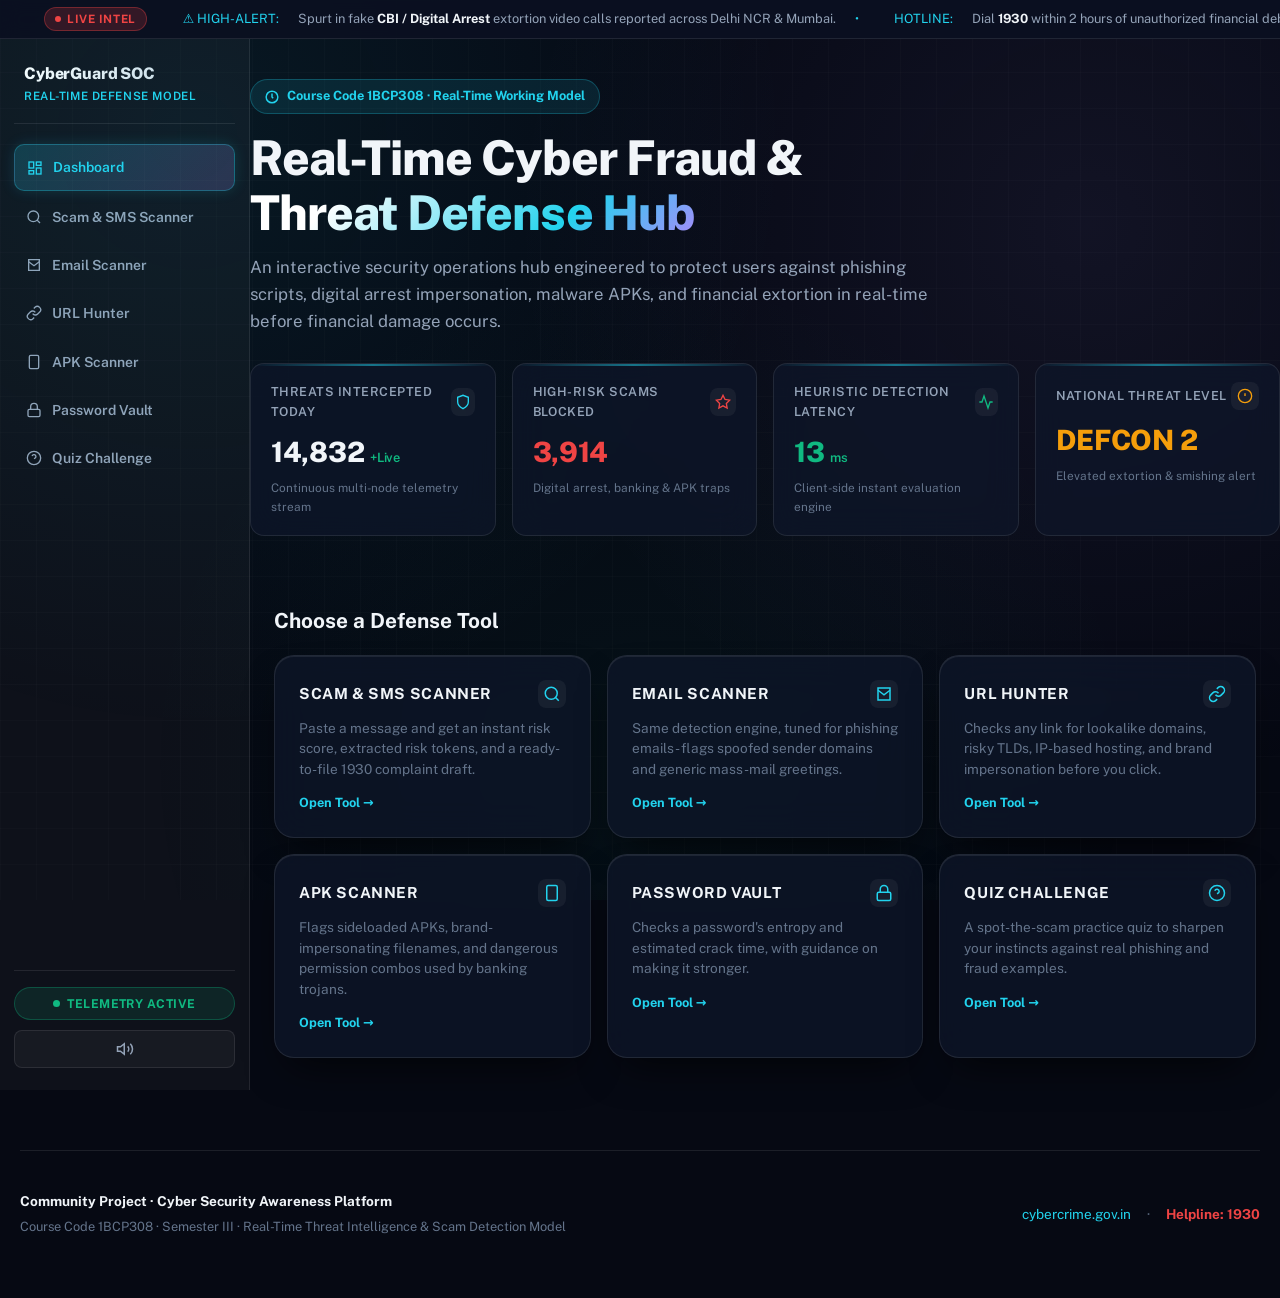
<file: index.html>
<!DOCTYPE html>
<html lang="en">
<head>
  <meta charset="UTF-8">
  <meta name="viewport" content="width=device-width, initial-scale=1, viewport-fit=cover">
  <title>CyberGuard SOC — Real-Time Cyber Fraud & Threat Defense Hub</title>

  <link rel="preconnect" href="https://fonts.googleapis.com">
  <link rel="preconnect" href="https://fonts.gstatic.com" crossorigin>
  <link href="https://fonts.googleapis.com/css2?family=Public+Sans:wght@400;500;600;700;800;900&family=JetBrains+Mono:wght@500;700&display=swap" rel="stylesheet">

  <link rel="stylesheet" href="cyber-theme.css">
</head>
<body>

  <!-- Top Real-Time Threat Telemetry Marquee -->
  <div class="ticker-bar" id="liveTickerBar">
    <div class="wrap ticker-inner">
      <div class="ticker-badge"><span class="pulse-dot"></span> LIVE INTEL</div>
      <div class="ticker-content" id="tickerContent">
        <span>⚠ HIGH-ALERT:</span> Spurt in fake <strong>CBI / Digital Arrest</strong> extortion video calls reported across Delhi NCR & Mumbai.
        <span>•</span> <span>HOTLINE:</span> Dial <strong>1930</strong> within 2 hours of unauthorized financial debit to freeze money in transit.
        <span>•</span> <span>ALERT:</span> New wave of malicious <strong>Electricity Bill Disconnection SMS</strong> with fraudulent .APK links neutralized.
        <span>•</span> <span>ADVISORY:</span> Indian Courts & Police NEVER place individuals under "Digital Arrest" via WhatsApp or Skype.
      </div>
    </div>
  </div>

  <!-- Main Sticky Header -->
  <div class="app-shell">
    <aside class="sidebar">
      <a href="index.html" class="sidebar-brand">
        <span class="brand-name">CyberGuard SOC</span>
        <span class="brand-tag">Real-Time Defense Model</span>
      </a>

      <nav class="sidebar-nav">
        <a href="index.html" class="sidebar-link active">
          <svg width="16" height="16" viewBox="0 0 24 24" fill="none" stroke="currentColor" stroke-width="2"><rect x="3" y="3" width="7" height="9"/><rect x="14" y="3" width="7" height="5"/><rect x="14" y="12" width="7" height="9"/><rect x="3" y="16" width="7" height="5"/></svg>
          Dashboard
        </a>
        <a href="scanner.html" class="sidebar-link">
          <svg width="16" height="16" viewBox="0 0 24 24" fill="none" stroke="currentColor" stroke-width="2"><circle cx="11" cy="11" r="8"/><path d="m21 21-4.3-4.3"/></svg>
          Scam & SMS Scanner
        </a>
        <a href="email.html" class="sidebar-link">
          <svg width="16" height="16" viewBox="0 0 24 24" fill="none" stroke="currentColor" stroke-width="2"><path d="M4 4h16v16H4z"/><path d="m4 7 8 6 8-6"/></svg>
          Email Scanner
        </a>
        <a href="url-hunter.html" class="sidebar-link">
          <svg width="16" height="16" viewBox="0 0 24 24" fill="none" stroke="currentColor" stroke-width="2"><path d="M10 13a5 5 0 0 0 7.54.54l3-3a5 5 0 0 0-7.07-7.07l-1.72 1.71"/><path d="M14 11a5 5 0 0 0-7.54-.54l-3 3a5 5 0 0 0 7.07 7.07l1.71-1.71"/></svg>
          URL Hunter
        </a>
        <a href="apk-scanner.html" class="sidebar-link">
          <svg width="16" height="16" viewBox="0 0 24 24" fill="none" stroke="currentColor" stroke-width="2"><rect x="5" y="2" width="14" height="20" rx="2"/><path d="M12 18h.01"/></svg>
          APK Scanner
        </a>
        <a href="password-vault.html" class="sidebar-link">
          <svg width="16" height="16" viewBox="0 0 24 24" fill="none" stroke="currentColor" stroke-width="2"><rect x="3" y="11" width="18" height="11" rx="2" ry="2"/><path d="M7 11V7a5 5 0 0 1 10 0v4"/></svg>
          Password Vault
        </a>
        <a href="quiz.html" class="sidebar-link">
          <svg width="16" height="16" viewBox="0 0 24 24" fill="none" stroke="currentColor" stroke-width="2"><circle cx="12" cy="12" r="10"/><path d="M9.09 9a3 3 0 0 1 5.83 1c0 2-3 3-3 3"/><line x1="12" y1="17" x2="12.01" y2="17"/></svg>
          Quiz Challenge
        </a>
      </nav>

      <div class="sidebar-footer">
        <div class="live-pill" id="livePill">
          <span class="green-dot"></span> Telemetry Active
        </div>
        <button class="btn-icon" id="soundToggleBtn" onclick="toggleAudio()" title="Toggle Cyber Audio Alerts">
          <svg id="soundIconOn" width="18" height="18" viewBox="0 0 24 24" fill="none" stroke="currentColor" stroke-width="2"><polygon points="11 5 6 9 2 9 2 15 6 15 11 19 11 5"/><path d="M15.54 8.46a5 5 0 0 1 0 7.07"/><path d="M19.07 4.93a10 10 0 0 1 0 14.14"/></svg>
          <svg id="soundIconOff" style="display:none;" width="18" height="18" viewBox="0 0 24 24" fill="none" stroke="currentColor" stroke-width="2"><polygon points="11 5 6 9 2 9 2 15 6 15 11 19 11 5"/><line x1="23" y1="9" x2="17" y2="15"/><line x1="17" y1="9" x2="23" y2="15"/></svg>
        </button>
      </div>
    </aside>

    <div class="main-content">

  <!-- Hero & Real-Time Metrics Header -->
  <div class="wrap hero-section">
    <div class="hero-badge-tag">
      <svg width="14" height="14" viewBox="0 0 24 24" fill="none" stroke="currentColor" stroke-width="2.5"><circle cx="12" cy="12" r="10"/><polyline points="12 6 12 12 14 14"/></svg>
      Course Code 1BCP308 · Real-Time Working Model
    </div>
    <h1 class="hero-title">
      Real-Time Cyber Fraud & <span class="gradient-text">Threat Defense Hub</span>
    </h1>
    <p class="hero-desc">
      An interactive security operations hub engineered to protect users against phishing scripts, digital arrest impersonation, malware APKs, and financial extortion in real-time before financial damage occurs.
    </p>

    <!-- Real-Time Dynamic Metrics Ticker -->
    <div class="metrics-grid">
      <div class="metric-card">
        <div class="metric-top">
          <span class="metric-label">Threats Intercepted Today</span>
          <div class="metric-icon">
            <svg width="16" height="16" viewBox="0 0 24 24" fill="none" stroke="currentColor" stroke-width="2"><path d="M12 22s8-4 8-10V5l-8-3-8 3v7c0 6 8 10 8 10z"/></svg>
          </div>
        </div>
        <div class="metric-val" id="statIntercepted">14,832 <span class="sub">+Live</span></div>
        <div class="metric-desc">Continuous multi-node telemetry stream</div>
      </div>

      <div class="metric-card">
        <div class="metric-top">
          <span class="metric-label">High-Risk Scams Blocked</span>
          <div class="metric-icon" style="color:var(--rose);">
            <svg width="16" height="16" viewBox="0 0 24 24" fill="none" stroke="currentColor" stroke-width="2"><polygon points="12 2 15.09 8.26 22 9.27 17 14.14 18.18 21.02 12 17.77 5.82 21.02 7 14.14 2 9.27 8.91 8.26 12 2"/></svg>
          </div>
        </div>
        <div class="metric-val" id="statBlocked" style="color:var(--rose);">3,914</div>
        <div class="metric-desc">Digital arrest, banking & APK traps</div>
      </div>

      <div class="metric-card">
        <div class="metric-top">
          <span class="metric-label">Heuristic Detection Latency</span>
          <div class="metric-icon" style="color:var(--emerald);">
            <svg width="16" height="16" viewBox="0 0 24 24" fill="none" stroke="currentColor" stroke-width="2"><polyline points="22 12 18 12 15 21 9 3 6 12 2 12"/></svg>
          </div>
        </div>
        <div class="metric-val" id="statLatency" style="color:var(--emerald);">13 <span class="sub">ms</span></div>
        <div class="metric-desc">Client-side instant evaluation engine</div>
      </div>

      <div class="metric-card">
        <div class="metric-top">
          <span class="metric-label">National Threat Level</span>
          <div class="metric-icon" style="color:var(--amber);">
            <svg width="16" height="16" viewBox="0 0 24 24" fill="none" stroke="currentColor" stroke-width="2"><circle cx="12" cy="12" r="10"/><line x1="12" y1="8" x2="12" y2="12"/><line x1="12" y1="16" x2="12.01" y2="16"/></svg>
          </div>
        </div>
        <div class="metric-val" style="color:var(--amber);">DEFCON 2</div>
        <div class="metric-desc">Elevated extortion & smishing alert</div>
      </div>
    </div>
  </div>

  <main class="wrap">
    <h2 style="font-size:1.3rem; margin:8px 0 18px;">Choose a Defense Tool</h2>
    <div class="metrics-grid" style="grid-template-columns:repeat(3, 1fr);">
      <a href="scanner.html" class="panel-card" style="text-decoration:none; color:inherit; display:block; transition:transform 0.15s ease, border-color 0.15s ease;">
        <div class="metric-top" style="margin-bottom:10px;">
          <span class="metric-label" style="font-size:0.95rem; color:var(--text-main); font-weight:700;">Scam & SMS Scanner</span>
          <div class="metric-icon" style="color:var(--cyan);">
            <svg width="18" height="18" viewBox="0 0 24 24" fill="none" stroke="currentColor" stroke-width="2"><circle cx="11" cy="11" r="8"/><path d="m21 21-4.3-4.3"/></svg>
          </div>
        </div>
        <div class="metric-desc" style="font-size:0.85rem; line-height:1.5;">Paste a message and get an instant risk score, extracted risk tokens, and a ready-to-file 1930 complaint draft.</div>
        <div style="margin-top:14px; font-size:0.8rem; color:var(--cyan); font-weight:700;">Open Tool →</div>
      </a>
      <a href="email.html" class="panel-card" style="text-decoration:none; color:inherit; display:block; transition:transform 0.15s ease, border-color 0.15s ease;">
        <div class="metric-top" style="margin-bottom:10px;">
          <span class="metric-label" style="font-size:0.95rem; color:var(--text-main); font-weight:700;">Email Scanner</span>
          <div class="metric-icon" style="color:var(--cyan);">
            <svg width="18" height="18" viewBox="0 0 24 24" fill="none" stroke="currentColor" stroke-width="2"><path d="M4 4h16v16H4z"/><path d="m4 7 8 6 8-6"/></svg>
          </div>
        </div>
        <div class="metric-desc" style="font-size:0.85rem; line-height:1.5;">Same detection engine, tuned for phishing emails - flags spoofed sender domains and generic mass-mail greetings.</div>
        <div style="margin-top:14px; font-size:0.8rem; color:var(--cyan); font-weight:700;">Open Tool →</div>
      </a>
      <a href="url-hunter.html" class="panel-card" style="text-decoration:none; color:inherit; display:block; transition:transform 0.15s ease, border-color 0.15s ease;">
        <div class="metric-top" style="margin-bottom:10px;">
          <span class="metric-label" style="font-size:0.95rem; color:var(--text-main); font-weight:700;">URL Hunter</span>
          <div class="metric-icon" style="color:var(--cyan);">
            <svg width="18" height="18" viewBox="0 0 24 24" fill="none" stroke="currentColor" stroke-width="2"><path d="M10 13a5 5 0 0 0 7.54.54l3-3a5 5 0 0 0-7.07-7.07l-1.72 1.71"/><path d="M14 11a5 5 0 0 0-7.54-.54l-3 3a5 5 0 0 0 7.07 7.07l1.71-1.71"/></svg>
          </div>
        </div>
        <div class="metric-desc" style="font-size:0.85rem; line-height:1.5;">Checks any link for lookalike domains, risky TLDs, IP-based hosting, and brand impersonation before you click.</div>
        <div style="margin-top:14px; font-size:0.8rem; color:var(--cyan); font-weight:700;">Open Tool →</div>
      </a>
      <a href="apk-scanner.html" class="panel-card" style="text-decoration:none; color:inherit; display:block; transition:transform 0.15s ease, border-color 0.15s ease;">
        <div class="metric-top" style="margin-bottom:10px;">
          <span class="metric-label" style="font-size:0.95rem; color:var(--text-main); font-weight:700;">APK Scanner</span>
          <div class="metric-icon" style="color:var(--cyan);">
            <svg width="18" height="18" viewBox="0 0 24 24" fill="none" stroke="currentColor" stroke-width="2"><rect x="5" y="2" width="14" height="20" rx="2"/><path d="M12 18h.01"/></svg>
          </div>
        </div>
        <div class="metric-desc" style="font-size:0.85rem; line-height:1.5;">Flags sideloaded APKs, brand-impersonating filenames, and dangerous permission combos used by banking trojans.</div>
        <div style="margin-top:14px; font-size:0.8rem; color:var(--cyan); font-weight:700;">Open Tool →</div>
      </a>
      <a href="password-vault.html" class="panel-card" style="text-decoration:none; color:inherit; display:block; transition:transform 0.15s ease, border-color 0.15s ease;">
        <div class="metric-top" style="margin-bottom:10px;">
          <span class="metric-label" style="font-size:0.95rem; color:var(--text-main); font-weight:700;">Password Vault</span>
          <div class="metric-icon" style="color:var(--cyan);">
            <svg width="18" height="18" viewBox="0 0 24 24" fill="none" stroke="currentColor" stroke-width="2"><rect x="3" y="11" width="18" height="11" rx="2" ry="2"/><path d="M7 11V7a5 5 0 0 1 10 0v4"/></svg>
          </div>
        </div>
        <div class="metric-desc" style="font-size:0.85rem; line-height:1.5;">Checks a password's entropy and estimated crack time, with guidance on making it stronger.</div>
        <div style="margin-top:14px; font-size:0.8rem; color:var(--cyan); font-weight:700;">Open Tool →</div>
      </a>
      <a href="quiz.html" class="panel-card" style="text-decoration:none; color:inherit; display:block; transition:transform 0.15s ease, border-color 0.15s ease;">
        <div class="metric-top" style="margin-bottom:10px;">
          <span class="metric-label" style="font-size:0.95rem; color:var(--text-main); font-weight:700;">Quiz Challenge</span>
          <div class="metric-icon" style="color:var(--cyan);">
            <svg width="18" height="18" viewBox="0 0 24 24" fill="none" stroke="currentColor" stroke-width="2"><circle cx="12" cy="12" r="10"/><path d="M9.09 9a3 3 0 0 1 5.83 1c0 2-3 3-3 3"/><line x1="12" y1="17" x2="12.01" y2="17"/></svg>
          </div>
        </div>
        <div class="metric-desc" style="font-size:0.85rem; line-height:1.5;">A spot-the-scam practice quiz to sharpen your instincts against real phishing and fraud examples.</div>
        <div style="margin-top:14px; font-size:0.8rem; color:var(--cyan); font-weight:700;">Open Tool →</div>
      </a>
    </div>
  </main>

    </div>
  </div>

  <!-- Toast Notification -->
  <div class="cyber-toast" id="cyberToast">
    <span id="toastMsg">Action completed successfully</span>
  </div>

  <!-- Educational Project Footer -->
  <footer class="cyber-footer wrap">
    <div class="footer-row">
      <div>
        <div style="font-weight:700; color:var(--text-main); margin-bottom:4px;">
          Community Project · Cyber Security Awareness Platform
        </div>
        <div style="font-size:0.8rem; color:var(--text-dim);">
          Course Code 1BCP308 · Semester III · Real-Time Threat Intelligence & Scam Detection Model
        </div>
      </div>

      <div style="display:flex; gap:16px; align-items:center;">
        <a href="https://cybercrime.gov.in" target="_blank" rel="noopener" style="color:var(--cyan); text-decoration:none;">cybercrime.gov.in</a>
        <span>·</span>
        <a href="tel:1930" style="color:var(--rose); font-weight:700; text-decoration:none;">Helpline: 1930</a>
      </div>
    </div>
  </footer>

  <!-- Scripts -->
  <script src="cyber-engine.js"></script>
  <script>
    // Audio Alert Toggle
    function toggleAudio() {
      const state = CyberEngine.toggleSound();
      document.getElementById('soundIconOn').style.display = state ? 'block' : 'none';
      document.getElementById('soundIconOff').style.display = state ? 'none' : 'block';
      showToast(state ? 'Cyber audio alerts enabled' : 'Cyber audio alerts muted');
    }

    // Toast Notification
    function showToast(msg) {
      const t = document.getElementById('cyberToast');
      document.getElementById('toastMsg').textContent = msg;
      t.classList.add('show');
      setTimeout(() => t.classList.remove('show'), 2800);
    }

  </script>
</body>
</html>
</file>
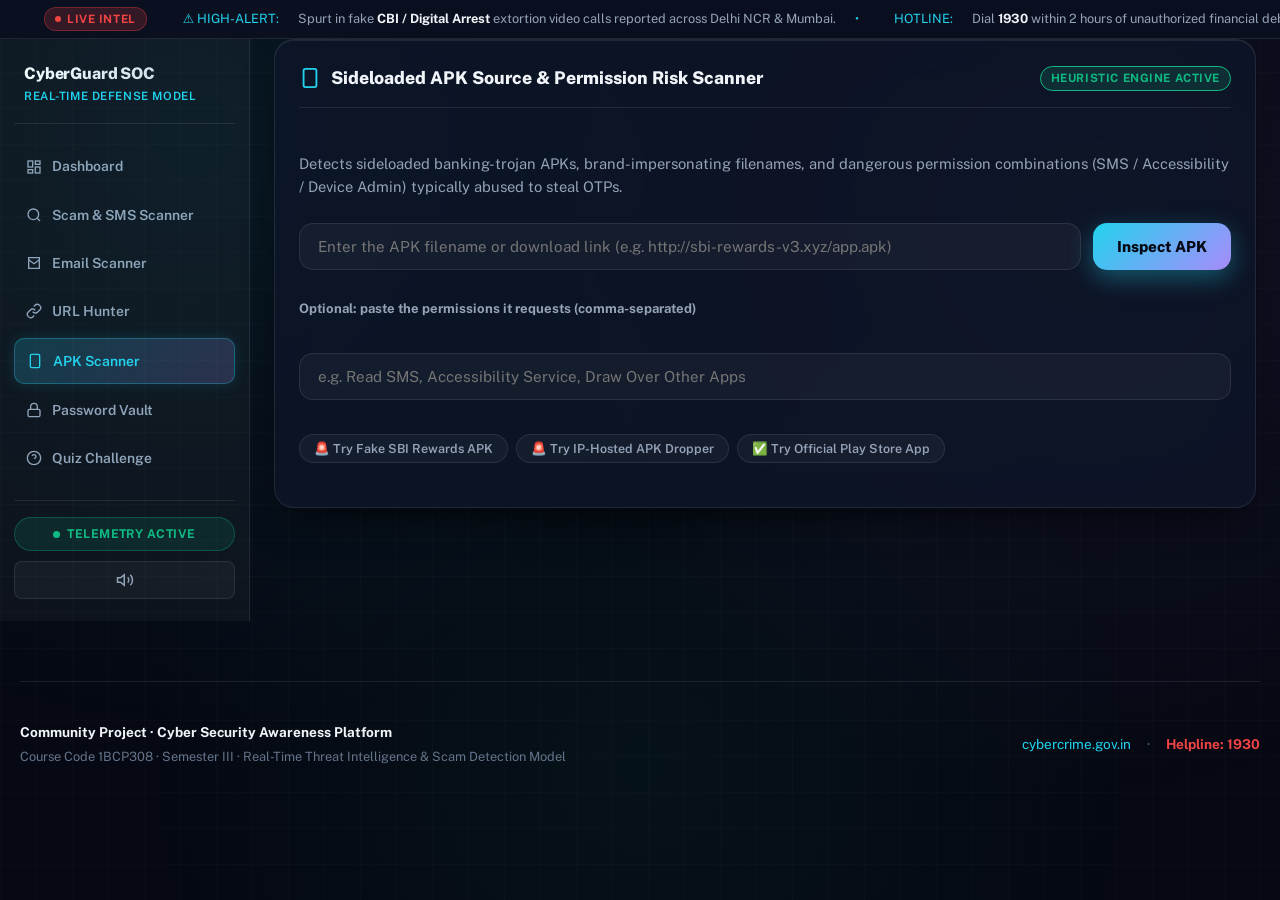
<file: apk-scanner.html>
<!DOCTYPE html>
<html lang="en">
<head>
  <meta charset="UTF-8">
  <meta name="viewport" content="width=device-width, initial-scale=1, viewport-fit=cover">
  <title>APK Scanner — CyberGuard SOC</title>

  <link rel="preconnect" href="https://fonts.googleapis.com">
  <link rel="preconnect" href="https://fonts.gstatic.com" crossorigin>
  <link href="https://fonts.googleapis.com/css2?family=Public+Sans:wght@400;500;600;700;800;900&family=JetBrains+Mono:wght@500;700&display=swap" rel="stylesheet">

  <link rel="stylesheet" href="cyber-theme.css">
</head>
<body>

  <!-- Top Real-Time Threat Telemetry Marquee -->
  <div class="ticker-bar" id="liveTickerBar">
    <div class="wrap ticker-inner">
      <div class="ticker-badge"><span class="pulse-dot"></span> LIVE INTEL</div>
      <div class="ticker-content" id="tickerContent">
        <span>⚠ HIGH-ALERT:</span> Spurt in fake <strong>CBI / Digital Arrest</strong> extortion video calls reported across Delhi NCR & Mumbai.
        <span>•</span> <span>HOTLINE:</span> Dial <strong>1930</strong> within 2 hours of unauthorized financial debit to freeze money in transit.
        <span>•</span> <span>ALERT:</span> New wave of malicious <strong>Electricity Bill Disconnection SMS</strong> with fraudulent .APK links neutralized.
        <span>•</span> <span>ADVISORY:</span> Indian Courts & Police NEVER place individuals under "Digital Arrest" via WhatsApp or Skype.
      </div>
    </div>
  </div>

  <!-- Main Sticky Header -->
  <div class="app-shell">
    <aside class="sidebar">
      <a href="index.html" class="sidebar-brand">
        <span class="brand-name">CyberGuard SOC</span>
        <span class="brand-tag">Real-Time Defense Model</span>
      </a>

      <nav class="sidebar-nav">
        <a href="index.html" class="sidebar-link">
          <svg width="16" height="16" viewBox="0 0 24 24" fill="none" stroke="currentColor" stroke-width="2"><rect x="3" y="3" width="7" height="9"/><rect x="14" y="3" width="7" height="5"/><rect x="14" y="12" width="7" height="9"/><rect x="3" y="16" width="7" height="5"/></svg>
          Dashboard
        </a>
        <a href="scanner.html" class="sidebar-link">
          <svg width="16" height="16" viewBox="0 0 24 24" fill="none" stroke="currentColor" stroke-width="2"><circle cx="11" cy="11" r="8"/><path d="m21 21-4.3-4.3"/></svg>
          Scam & SMS Scanner
        </a>
        <a href="email.html" class="sidebar-link">
          <svg width="16" height="16" viewBox="0 0 24 24" fill="none" stroke="currentColor" stroke-width="2"><path d="M4 4h16v16H4z"/><path d="m4 7 8 6 8-6"/></svg>
          Email Scanner
        </a>
        <a href="url-hunter.html" class="sidebar-link">
          <svg width="16" height="16" viewBox="0 0 24 24" fill="none" stroke="currentColor" stroke-width="2"><path d="M10 13a5 5 0 0 0 7.54.54l3-3a5 5 0 0 0-7.07-7.07l-1.72 1.71"/><path d="M14 11a5 5 0 0 0-7.54-.54l-3 3a5 5 0 0 0 7.07 7.07l1.71-1.71"/></svg>
          URL Hunter
        </a>
        <a href="apk-scanner.html" class="sidebar-link active">
          <svg width="16" height="16" viewBox="0 0 24 24" fill="none" stroke="currentColor" stroke-width="2"><rect x="5" y="2" width="14" height="20" rx="2"/><path d="M12 18h.01"/></svg>
          APK Scanner
        </a>
        <a href="password-vault.html" class="sidebar-link">
          <svg width="16" height="16" viewBox="0 0 24 24" fill="none" stroke="currentColor" stroke-width="2"><rect x="3" y="11" width="18" height="11" rx="2" ry="2"/><path d="M7 11V7a5 5 0 0 1 10 0v4"/></svg>
          Password Vault
        </a>
        <a href="quiz.html" class="sidebar-link">
          <svg width="16" height="16" viewBox="0 0 24 24" fill="none" stroke="currentColor" stroke-width="2"><circle cx="12" cy="12" r="10"/><path d="M9.09 9a3 3 0 0 1 5.83 1c0 2-3 3-3 3"/><line x1="12" y1="17" x2="12.01" y2="17"/></svg>
          Quiz Challenge
        </a>
      </nav>

      <div class="sidebar-footer">
        <div class="live-pill" id="livePill">
          <span class="green-dot"></span> Telemetry Active
        </div>
        <button class="btn-icon" id="soundToggleBtn" onclick="toggleAudio()" title="Toggle Cyber Audio Alerts">
          <svg id="soundIconOn" width="18" height="18" viewBox="0 0 24 24" fill="none" stroke="currentColor" stroke-width="2"><polygon points="11 5 6 9 2 9 2 15 6 15 11 19 11 5"/><path d="M15.54 8.46a5 5 0 0 1 0 7.07"/><path d="M19.07 4.93a10 10 0 0 1 0 14.14"/></svg>
          <svg id="soundIconOff" style="display:none;" width="18" height="18" viewBox="0 0 24 24" fill="none" stroke="currentColor" stroke-width="2"><polygon points="11 5 6 9 2 9 2 15 6 15 11 19 11 5"/><line x1="23" y1="9" x2="17" y2="15"/><line x1="17" y1="9" x2="23" y2="15"/></svg>
        </button>
      </div>
    </aside>

    <div class="main-content">

  <main class="wrap">

    <!-- ================= VIEW 3B: APK SCANNER ================= -->
    <div id="view-apk" class="panel-view active">
      <div class="panel-card url-hunter-wrap">
        <div class="panel-head">
          <div class="panel-title">
            <svg width="22" height="22" viewBox="0 0 24 24" fill="none" stroke="currentColor" stroke-width="2"><rect x="5" y="2" width="14" height="20" rx="2"/><path d="M12 18h.01"/></svg>
            Sideloaded APK Source & Permission Risk Scanner
          </div>
          <span class="ticker-badge" style="background:rgba(16,185,129,0.15); color:var(--emerald); border-color:var(--emerald);">Heuristic Engine Active</span>
        </div>

        <p style="color:var(--text-muted); font-size:0.92rem;">
          Detects sideloaded banking-trojan APKs, brand-impersonating filenames, and dangerous permission combinations (SMS / Accessibility / Device Admin) typically abused to steal OTPs.
        </p>

        <div class="url-input-group">
          <input type="text" class="cyber-input" id="apkSourceInput" placeholder="Enter the APK filename or download link (e.g. http://sbi-rewards-v3.xyz/app.apk)" oninput="handleApkInput()">
          <button class="btn-primary" onclick="handleApkInput()">Inspect APK</button>
        </div>

        <div class="input-label-row" style="margin-top:4px;">
          <label for="apkPermsInput" style="font-size:0.82rem; color:var(--text-muted);">Optional: paste the permissions it requests (comma-separated)</label>
        </div>
        <input type="text" class="cyber-input" id="apkPermsInput" placeholder="e.g. Read SMS, Accessibility Service, Draw Over Other Apps" oninput="handleApkInput()">

        <div class="sample-pills" style="margin-top:10px;">
          <button class="sample-btn" onclick="fillApk('http://sbi-rewards-v3.xyz/app.apk', 'Read SMS, Accessibility Service, Draw Over Other Apps')">🚨 Try Fake SBI Rewards APK</button>
          <button class="sample-btn" onclick="fillApk('http://185.220.101.5/update.apk', 'Device Administrator, Read Call Log')">🚨 Try IP-Hosted APK Dropper</button>
          <button class="sample-btn" onclick="fillApk('https://play.google.com/store/apps/details?id=com.sbi.yono', '')">✅ Try Official Play Store App</button>
        </div>

        <div id="apkResultsArea" style="display:none; margin-top:10px;">
          <div class="url-analysis-grid">
            <div class="url-metric">
              <div class="url-metric-title">APK Verdict</div>
              <div class="url-metric-status" id="apkVerdictTitle">Likely Safe</div>
            </div>
            <div class="url-metric">
              <div class="url-metric-title">Risk Assessment</div>
              <div class="url-metric-status" id="apkRiskScore">0% Threat</div>
            </div>
            <div class="url-metric">
              <div class="url-metric-title">Distribution Source</div>
              <div class="url-metric-status" id="apkSourceDisplay" style="font-family:var(--font-mono); font-size:0.9rem;">-</div>
            </div>
          </div>

          <div style="margin-top:18px;" class="action-guidance" id="apkFlagsBox">
            <!-- Flags inserted here -->
          </div>
        </div>
      </div>
    </div>


  </main>

    </div>
  </div>

  <!-- Toast Notification -->
  <div class="cyber-toast" id="cyberToast">
    <span id="toastMsg">Action completed successfully</span>
  </div>

  <!-- Educational Project Footer -->
  <footer class="cyber-footer wrap">
    <div class="footer-row">
      <div>
        <div style="font-weight:700; color:var(--text-main); margin-bottom:4px;">
          Community Project · Cyber Security Awareness Platform
        </div>
        <div style="font-size:0.8rem; color:var(--text-dim);">
          Course Code 1BCP308 · Semester III · Real-Time Threat Intelligence & Scam Detection Model
        </div>
      </div>

      <div style="display:flex; gap:16px; align-items:center;">
        <a href="https://cybercrime.gov.in" target="_blank" rel="noopener" style="color:var(--cyan); text-decoration:none;">cybercrime.gov.in</a>
        <span>·</span>
        <a href="tel:1930" style="color:var(--rose); font-weight:700; text-decoration:none;">Helpline: 1930</a>
      </div>
    </div>
  </footer>

  <!-- Scripts -->
  <script src="cyber-engine.js"></script>
  <script>
    // Audio Alert Toggle
    function toggleAudio() {
      const state = CyberEngine.toggleSound();
      document.getElementById('soundIconOn').style.display = state ? 'block' : 'none';
      document.getElementById('soundIconOff').style.display = state ? 'none' : 'block';
      showToast(state ? 'Cyber audio alerts enabled' : 'Cyber audio alerts muted');
    }

    // Toast Notification
    function showToast(msg) {
      const t = document.getElementById('cyberToast');
      document.getElementById('toastMsg').textContent = msg;
      t.classList.add('show');
      setTimeout(() => t.classList.remove('show'), 2800);
    }

    /* ==========================================================================
       3B. APK SCANNER
       ========================================================================== */
    function fillApk(source, perms) {
      document.getElementById('apkSourceInput').value = source;
      document.getElementById('apkPermsInput').value = perms;
      handleApkInput();
    }

    function handleApkInput() {
      const source = document.getElementById('apkSourceInput').value;
      const perms = document.getElementById('apkPermsInput').value;
      const res = CyberEngine.analyzeApk(source, perms);
      const area = document.getElementById('apkResultsArea');

      if (!res || !res.valid) {
        area.style.display = 'none';
        return;
      }

      area.style.display = 'block';
      document.getElementById('apkSourceDisplay').textContent = res.fromPlayStore ? 'Google Play Store' : (res.source.length > 34 ? res.source.slice(0, 34) + '…' : res.source);
      document.getElementById('apkRiskScore').textContent = res.score + '% Threat';
      document.getElementById('apkVerdictTitle').textContent = res.verdict;

      const flagsBox = document.getElementById('apkFlagsBox');
      if (res.flags.length > 0) {
        flagsBox.innerHTML = `
          <strong style="color:var(--rose);">Identified Risk Flags:</strong>
          <ul style="margin:8px 0 0 18px; font-size:0.84rem; line-height:1.6; color:#FECACA;">
            ${res.flags.map(f => `<li>${f}</li>`).join('')}
          </ul>
        `;
      } else {
        flagsBox.innerHTML = `
          <strong style="color:var(--emerald);">Clean Source Signature:</strong>
          <span style="display:block; margin-top:4px; color:#A7F3D0;">No sideloading, brand-impersonation, or dangerous permission patterns detected.</span>
        `;
      }
    }


  </script>
</body>
</html>
</file>
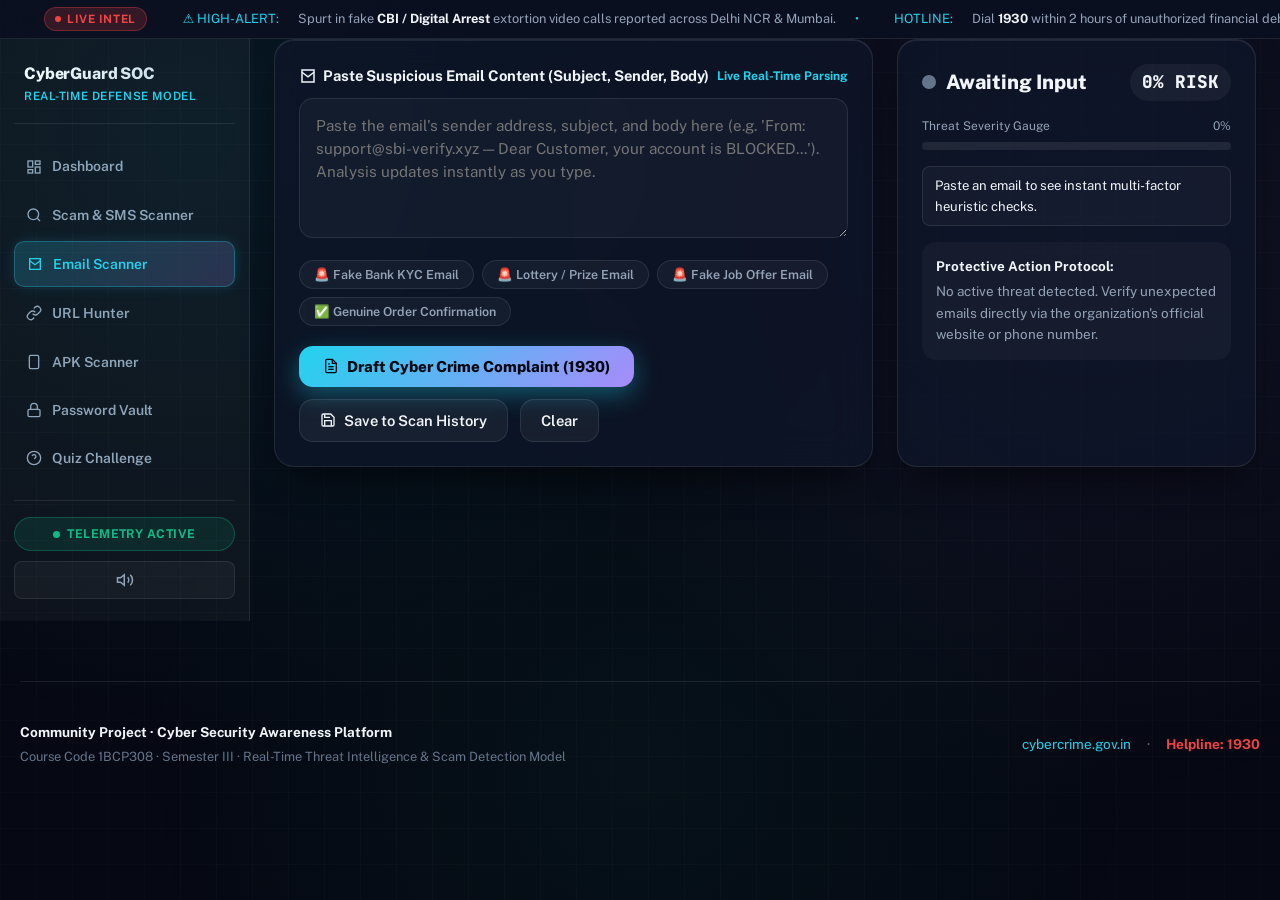
<file: email.html>
<!DOCTYPE html>
<html lang="en">
<head>
  <meta charset="UTF-8">
  <meta name="viewport" content="width=device-width, initial-scale=1, viewport-fit=cover">
  <title>Email Scanner — CyberGuard SOC</title>

  <link rel="preconnect" href="https://fonts.googleapis.com">
  <link rel="preconnect" href="https://fonts.gstatic.com" crossorigin>
  <link href="https://fonts.googleapis.com/css2?family=Public+Sans:wght@400;500;600;700;800;900&family=JetBrains+Mono:wght@500;700&display=swap" rel="stylesheet">

  <link rel="stylesheet" href="cyber-theme.css">
</head>
<body>

  <!-- Top Real-Time Threat Telemetry Marquee -->
  <div class="ticker-bar" id="liveTickerBar">
    <div class="wrap ticker-inner">
      <div class="ticker-badge"><span class="pulse-dot"></span> LIVE INTEL</div>
      <div class="ticker-content" id="tickerContent">
        <span>⚠ HIGH-ALERT:</span> Spurt in fake <strong>CBI / Digital Arrest</strong> extortion video calls reported across Delhi NCR & Mumbai.
        <span>•</span> <span>HOTLINE:</span> Dial <strong>1930</strong> within 2 hours of unauthorized financial debit to freeze money in transit.
        <span>•</span> <span>ALERT:</span> New wave of malicious <strong>Electricity Bill Disconnection SMS</strong> with fraudulent .APK links neutralized.
        <span>•</span> <span>ADVISORY:</span> Indian Courts & Police NEVER place individuals under "Digital Arrest" via WhatsApp or Skype.
      </div>
    </div>
  </div>

  <!-- Main Sticky Header -->
  <div class="app-shell">
    <aside class="sidebar">
      <a href="index.html" class="sidebar-brand">
        <span class="brand-name">CyberGuard SOC</span>
        <span class="brand-tag">Real-Time Defense Model</span>
      </a>

      <nav class="sidebar-nav">
        <a href="index.html" class="sidebar-link">
          <svg width="16" height="16" viewBox="0 0 24 24" fill="none" stroke="currentColor" stroke-width="2"><rect x="3" y="3" width="7" height="9"/><rect x="14" y="3" width="7" height="5"/><rect x="14" y="12" width="7" height="9"/><rect x="3" y="16" width="7" height="5"/></svg>
          Dashboard
        </a>
        <a href="scanner.html" class="sidebar-link">
          <svg width="16" height="16" viewBox="0 0 24 24" fill="none" stroke="currentColor" stroke-width="2"><circle cx="11" cy="11" r="8"/><path d="m21 21-4.3-4.3"/></svg>
          Scam & SMS Scanner
        </a>
        <a href="email.html" class="sidebar-link active">
          <svg width="16" height="16" viewBox="0 0 24 24" fill="none" stroke="currentColor" stroke-width="2"><path d="M4 4h16v16H4z"/><path d="m4 7 8 6 8-6"/></svg>
          Email Scanner
        </a>
        <a href="url-hunter.html" class="sidebar-link">
          <svg width="16" height="16" viewBox="0 0 24 24" fill="none" stroke="currentColor" stroke-width="2"><path d="M10 13a5 5 0 0 0 7.54.54l3-3a5 5 0 0 0-7.07-7.07l-1.72 1.71"/><path d="M14 11a5 5 0 0 0-7.54-.54l-3 3a5 5 0 0 0 7.07 7.07l1.71-1.71"/></svg>
          URL Hunter
        </a>
        <a href="apk-scanner.html" class="sidebar-link">
          <svg width="16" height="16" viewBox="0 0 24 24" fill="none" stroke="currentColor" stroke-width="2"><rect x="5" y="2" width="14" height="20" rx="2"/><path d="M12 18h.01"/></svg>
          APK Scanner
        </a>
        <a href="password-vault.html" class="sidebar-link">
          <svg width="16" height="16" viewBox="0 0 24 24" fill="none" stroke="currentColor" stroke-width="2"><rect x="3" y="11" width="18" height="11" rx="2" ry="2"/><path d="M7 11V7a5 5 0 0 1 10 0v4"/></svg>
          Password Vault
        </a>
        <a href="quiz.html" class="sidebar-link">
          <svg width="16" height="16" viewBox="0 0 24 24" fill="none" stroke="currentColor" stroke-width="2"><circle cx="12" cy="12" r="10"/><path d="M9.09 9a3 3 0 0 1 5.83 1c0 2-3 3-3 3"/><line x1="12" y1="17" x2="12.01" y2="17"/></svg>
          Quiz Challenge
        </a>
      </nav>

      <div class="sidebar-footer">
        <div class="live-pill" id="livePill">
          <span class="green-dot"></span> Telemetry Active
        </div>
        <button class="btn-icon" id="soundToggleBtn" onclick="toggleAudio()" title="Toggle Cyber Audio Alerts">
          <svg id="soundIconOn" width="18" height="18" viewBox="0 0 24 24" fill="none" stroke="currentColor" stroke-width="2"><polygon points="11 5 6 9 2 9 2 15 6 15 11 19 11 5"/><path d="M15.54 8.46a5 5 0 0 1 0 7.07"/><path d="M19.07 4.93a10 10 0 0 1 0 14.14"/></svg>
          <svg id="soundIconOff" style="display:none;" width="18" height="18" viewBox="0 0 24 24" fill="none" stroke="currentColor" stroke-width="2"><polygon points="11 5 6 9 2 9 2 15 6 15 11 19 11 5"/><line x1="23" y1="9" x2="17" y2="15"/><line x1="17" y1="9" x2="23" y2="15"/></svg>
        </button>
      </div>
    </aside>

    <div class="main-content">

  <main class="wrap">

    <!-- ================= VIEW 2B: EMAIL SCANNER ================= -->
    <div id="view-email" class="panel-view active">
      <div class="scanner-grid">
        <div class="panel-card">
          <div class="input-label-row">
            <label for="emailInput">
              <svg width="18" height="18" viewBox="0 0 24 24" fill="none" stroke="currentColor" stroke-width="2"><path d="M4 4h16v16H4z"/><path d="m4 7 8 6 8-6"/></svg>
              Paste Suspicious Email Content (Subject, Sender, Body)
            </label>
            <span style="font-size:0.75rem; color:var(--cyan); font-weight:700;">Live Real-Time Parsing</span>
          </div>

          <div class="scam-textarea-wrap">
            <textarea id="emailInput" class="cyber-textarea" placeholder="Paste the email's sender address, subject, and body here (e.g. 'From: support@sbi-verify.xyz — Dear Customer, your account is BLOCKED...'). Analysis updates instantly as you type." oninput="handleEmailInput()"></textarea>
          </div>

          <div class="sample-pills">
            <button class="sample-btn" onclick="loadEmailSample(0)">🚨 Fake Bank KYC Email</button>
            <button class="sample-btn" onclick="loadEmailSample(1)">🚨 Lottery / Prize Email</button>
            <button class="sample-btn" onclick="loadEmailSample(2)">🚨 Fake Job Offer Email</button>
            <button class="sample-btn" onclick="loadEmailSample(3)">✅ Genuine Order Confirmation</button>
          </div>

          <div class="token-preview-card" id="tokenPreviewCardEmail">
            <div class="token-preview-title">
              <svg width="14" height="14" viewBox="0 0 24 24" fill="none" stroke="currentColor" stroke-width="2"><circle cx="12" cy="12" r="10"/><path d="M12 16v-4"/><path d="M12 8h.01"/></svg>
              Extracted Risk Tokens & Triggers
            </div>
            <div class="token-preview-body" id="tokenPreviewBodyEmail"></div>
          </div>

          <div class="action-row" style="margin-top:20px;">
            <button class="btn-primary" onclick="generateAndShowEmailComplaint()">
              <svg width="16" height="16" viewBox="0 0 24 24" fill="none" stroke="currentColor" stroke-width="2"><path d="M14 2H6a2 2 0 0 0-2 2v16a2 2 0 0 0 2 2h12a2 2 0 0 0 2-2V8z"/><polyline points="14 2 14 8 20 8"/><line x1="16" y1="13" x2="8" y2="13"/><line x1="16" y1="17" x2="8" y2="17"/><polyline points="10 9 9 9 8 9"/></svg>
              Draft Cyber Crime Complaint (1930)
            </button>
            <button class="btn-secondary" onclick="saveCurrentEmailScan()">
              <svg width="16" height="16" viewBox="0 0 24 24" fill="none" stroke="currentColor" stroke-width="2"><path d="M19 21H5a2 2 0 0 1-2-2V5a2 2 0 0 1 2-2h11l5 5v11a2 2 0 0 1-2 2z"/><polyline points="17 21 17 13 7 13 7 21"/><polyline points="7 3 7 8 15 8"/></svg>
              Save to Scan History
            </button>
            <button class="btn-secondary" onclick="clearEmailInput()">
              Clear
            </button>
          </div>
        </div>

        <div class="verdict-box" id="verdictBoxEmail">
          <div class="verdict-header">
            <div class="verdict-status">
              <span class="status-indicator-circle"></span>
              <span class="verdict-title" id="verdictTitleEmail">Awaiting Input</span>
            </div>
            <span class="score-badge" id="riskScoreBadgeEmail">0% RISK</span>
          </div>

          <div>
            <div style="display:flex; justify-content:space-between; font-size:0.75rem; color:var(--text-muted); margin-bottom:6px;">
              <span>Threat Severity Gauge</span>
              <span id="riskPercentLabelEmail">0%</span>
            </div>
            <div class="risk-progress-bar">
              <div class="risk-progress-fill" id="riskFillEmail" style="width:0%; background:var(--emerald);"></div>
            </div>
          </div>

          <div class="match-list" id="matchListEmail">
            <div class="match-item">
              <span>Paste an email to see instant multi-factor heuristic checks.</span>
            </div>
          </div>

          <div class="action-guidance" id="actionGuidanceEmail">
            <strong>Protective Action Protocol:</strong>
            <span id="actionGuidanceTextEmail">No active threat detected. Verify unexpected emails directly via the organization's official website or phone number.</span>
          </div>
        </div>
      </div>
    </div>


  </main>

  <!-- Cyber Crime Complaint Draft Modal -->
  <div class="modal-overlay" id="complaintModal">
    <div class="modal-card">
      <div class="modal-head">
        <div class="modal-title">Official Cyber Crime Complaint Draft</div>
        <button class="btn-icon" onclick="closeComplaintModal()">✕</button>
      </div>

      <p style="font-size:0.85rem; color:var(--text-muted); margin-bottom:12px;">
        Formatted for immediate submission to the <strong>National Cyber Crime Reporting Portal (1930 / cybercrime.gov.in)</strong>:
      </p>

      <div class="complaint-text-box" id="complaintTextContent"></div>

      <div class="action-row" style="justify-content:flex-end;">
        <button class="btn-secondary" onclick="closeComplaintModal()">Close</button>
        <button class="btn-primary" onclick="copyComplaintText()">
          <svg width="15" height="15" viewBox="0 0 24 24" fill="none" stroke="currentColor" stroke-width="2"><rect x="9" y="9" width="13" height="13" rx="2" ry="2"/><path d="M5 15H4a2 2 0 0 1-2-2V4a2 2 0 0 1 2-2h9a2 2 0 0 1 2 2v1"/></svg>
          Copy Report to Clipboard
        </button>
      </div>
    </div>
  </div>

    </div>
  </div>

  <!-- Toast Notification -->
  <div class="cyber-toast" id="cyberToast">
    <span id="toastMsg">Action completed successfully</span>
  </div>

  <!-- Educational Project Footer -->
  <footer class="cyber-footer wrap">
    <div class="footer-row">
      <div>
        <div style="font-weight:700; color:var(--text-main); margin-bottom:4px;">
          Community Project · Cyber Security Awareness Platform
        </div>
        <div style="font-size:0.8rem; color:var(--text-dim);">
          Course Code 1BCP308 · Semester III · Real-Time Threat Intelligence & Scam Detection Model
        </div>
      </div>

      <div style="display:flex; gap:16px; align-items:center;">
        <a href="https://cybercrime.gov.in" target="_blank" rel="noopener" style="color:var(--cyan); text-decoration:none;">cybercrime.gov.in</a>
        <span>·</span>
        <a href="tel:1930" style="color:var(--rose); font-weight:700; text-decoration:none;">Helpline: 1930</a>
      </div>
    </div>
  </footer>

  <!-- Scripts -->
  <script src="cyber-engine.js"></script>
  <script>
    // Audio Alert Toggle
    function toggleAudio() {
      const state = CyberEngine.toggleSound();
      document.getElementById('soundIconOn').style.display = state ? 'block' : 'none';
      document.getElementById('soundIconOff').style.display = state ? 'none' : 'block';
      showToast(state ? 'Cyber audio alerts enabled' : 'Cyber audio alerts muted');
    }

    // Toast Notification
    function showToast(msg) {
      const t = document.getElementById('cyberToast');
      document.getElementById('toastMsg').textContent = msg;
      t.classList.add('show');
      setTimeout(() => t.classList.remove('show'), 2800);
    }

    /* ==========================================================================
       2B. EMAIL SCANNER
       ========================================================================== */
    const sampleEmails = [
      "From: support@sbi-verify.xyz\nSubject: Your Account Will Be Suspended\n\nDear Customer, your SBI Net Banking account KYC has expired. Click http://sbi-kyc-update.xyz/login immediately and verify your PAN and Aadhaar details or your account will be permanently blocked within 24 hours.",
      "From: rewards@kbc-lottery-winners.top\nSubject: Congratulations Winner!\n\nDear Winner, your email ID has won Rs 18,50,000 in the Google KBC Lottery 2026. Send your full name, bank account number, and a processing fee of Rs 2,000 to claim your prize within 48 hours.",
      "From: hr@global-remote-careers.buzz\nSubject: Work From Home Offer - Immediate Joining\n\nDear Candidate, you have been shortlisted for a part-time data entry job paying Rs 5,000 daily. Join our Telegram channel and deposit a refundable security fee of Rs 1,500 to activate your task account.",
      "From: orders@amazon.in\nSubject: Your order has shipped\n\nHi, your recent order #402-1193822 has shipped and is expected to arrive on Thursday. Track your package anytime from the Orders section of your account."
    ];

    function loadEmailSample(i) {
      document.getElementById('emailInput').value = sampleEmails[i];
      handleEmailInput();
    }

    function clearEmailInput() {
      document.getElementById('emailInput').value = '';
      handleEmailInput();
    }

    let currentEmailAnalysis = null;

    function handleEmailInput() {
      const text = document.getElementById('emailInput').value;
      const res = CyberEngine.analyzeScam(text);
      currentEmailAnalysis = res;

      const verdictBox = document.getElementById('verdictBoxEmail');
      const verdictTitle = document.getElementById('verdictTitleEmail');
      const riskScoreBadge = document.getElementById('riskScoreBadgeEmail');
      const riskPercentLabel = document.getElementById('riskPercentLabelEmail');
      const riskFill = document.getElementById('riskFillEmail');
      const matchList = document.getElementById('matchListEmail');
      const guidance = document.getElementById('actionGuidanceTextEmail');
      const tokenCard = document.getElementById('tokenPreviewCardEmail');
      const tokenBody = document.getElementById('tokenPreviewBodyEmail');

      verdictBox.classList.remove('v-critical', 'v-high', 'v-safe');

      if (!text.trim()) {
        verdictTitle.textContent = "Awaiting Input";
        riskScoreBadge.textContent = "0% RISK";
        riskPercentLabel.textContent = "0%";
        riskFill.style.width = "0%";
        matchList.innerHTML = `<div class="match-item"><span>Paste an email to see instant multi-factor heuristic checks.</span></div>`;
        guidance.textContent = "No active threat detected. Verify unexpected emails directly via the organization's official website or phone number.";
        tokenCard.classList.remove('show');
        return;
      }

      const highlighted = CyberEngine.highlightScamTokens(text);
      tokenBody.innerHTML = highlighted;
      tokenCard.classList.add('show');

      riskScoreBadge.textContent = res.score + "% RISK";
      riskPercentLabel.textContent = res.score + "%";
      riskFill.style.width = res.score + "%";

      if (res.level === 'CRITICAL') {
        verdictBox.classList.add('v-critical');
        verdictTitle.textContent = "Critical High-Risk Phishing Email";
        riskFill.style.background = "var(--rose)";
      } else if (res.level === 'CAUTION') {
        verdictBox.classList.add('v-high');
        verdictTitle.textContent = "Suspicious / Caution";
        riskFill.style.background = "var(--amber)";
      } else {
        verdictBox.classList.add('v-safe');
        verdictTitle.textContent = "Likely Safe Email";
        riskFill.style.background = "var(--emerald)";
      }

      if (res.matches.length > 0) {
        matchList.innerHTML = res.matches.map(m => `
          <div class="match-item ${m.severity === 'CRITICAL' ? 'danger' : 'warn'}">
            <strong>${m.category}</strong>: ${m.advisory}
          </div>
        `).join('');

        guidance.innerHTML = `
          <strong>Emergency Directives:</strong>
          1. Do NOT click any links or download attachments.<br>
          2. Never reply with OTPs, passwords, or bank details.<br>
          3. Verify the sender by contacting the organization directly through its official website.
        `;
      } else {
        matchList.innerHTML = `
          <div class="match-item">
            <span>✅ No known phishing or extortion patterns detected in email vocabulary.</span>
          </div>
        `;
        guidance.textContent = "Standard message patterns. Always verify requests for OTPs or money directly via official channels.";
      }
    }

    function generateAndShowEmailComplaint() {
      const text = document.getElementById('emailInput').value;
      if (!text.trim()) {
        showToast('Paste an email first to generate a report');
        return;
      }
      const draft = CyberEngine.generateComplaintDraft(text, currentEmailAnalysis || CyberEngine.analyzeScam(text));
      document.getElementById('complaintTextContent').textContent = draft;
      document.getElementById('complaintModal').classList.add('active');
    }

    function saveCurrentEmailScan() {
      const text = document.getElementById('emailInput').value;
      if (!text.trim()) {
        showToast('Nothing to save yet');
        return;
      }
      CyberEngine.HistoryManager.addScan({
        snippet: text.substring(0, 70) + '...',
        level: currentEmailAnalysis ? currentEmailAnalysis.level : 'SAFE',
        score: currentEmailAnalysis ? currentEmailAnalysis.score : 0
      });
      showToast('Email scan saved to local audit history');
    }


    function closeComplaintModal() {
      document.getElementById('complaintModal').classList.remove('active');
    }

    function copyComplaintText() {
      const content = document.getElementById('complaintTextContent').textContent;
      navigator.clipboard.writeText(content).then(() => {
        showToast('Complaint draft copied to clipboard!');
      });
    }

  </script>
</body>
</html>
</file>
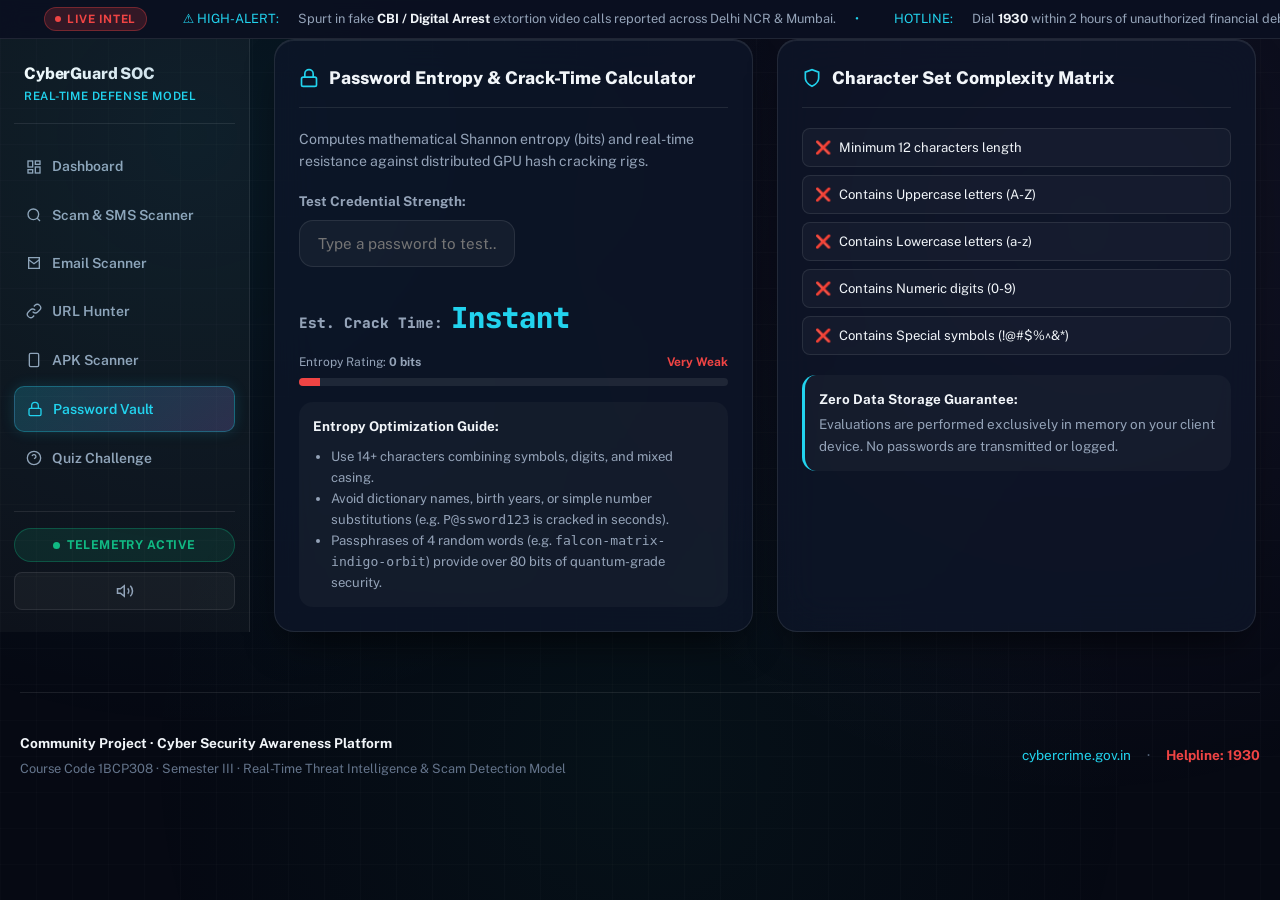
<file: password-vault.html>
<!DOCTYPE html>
<html lang="en">
<head>
  <meta charset="UTF-8">
  <meta name="viewport" content="width=device-width, initial-scale=1, viewport-fit=cover">
  <title>Password Vault — CyberGuard SOC</title>

  <link rel="preconnect" href="https://fonts.googleapis.com">
  <link rel="preconnect" href="https://fonts.gstatic.com" crossorigin>
  <link href="https://fonts.googleapis.com/css2?family=Public+Sans:wght@400;500;600;700;800;900&family=JetBrains+Mono:wght@500;700&display=swap" rel="stylesheet">

  <link rel="stylesheet" href="cyber-theme.css">
</head>
<body>

  <!-- Top Real-Time Threat Telemetry Marquee -->
  <div class="ticker-bar" id="liveTickerBar">
    <div class="wrap ticker-inner">
      <div class="ticker-badge"><span class="pulse-dot"></span> LIVE INTEL</div>
      <div class="ticker-content" id="tickerContent">
        <span>⚠ HIGH-ALERT:</span> Spurt in fake <strong>CBI / Digital Arrest</strong> extortion video calls reported across Delhi NCR & Mumbai.
        <span>•</span> <span>HOTLINE:</span> Dial <strong>1930</strong> within 2 hours of unauthorized financial debit to freeze money in transit.
        <span>•</span> <span>ALERT:</span> New wave of malicious <strong>Electricity Bill Disconnection SMS</strong> with fraudulent .APK links neutralized.
        <span>•</span> <span>ADVISORY:</span> Indian Courts & Police NEVER place individuals under "Digital Arrest" via WhatsApp or Skype.
      </div>
    </div>
  </div>

  <!-- Main Sticky Header -->
  <div class="app-shell">
    <aside class="sidebar">
      <a href="index.html" class="sidebar-brand">
        <span class="brand-name">CyberGuard SOC</span>
        <span class="brand-tag">Real-Time Defense Model</span>
      </a>

      <nav class="sidebar-nav">
        <a href="index.html" class="sidebar-link">
          <svg width="16" height="16" viewBox="0 0 24 24" fill="none" stroke="currentColor" stroke-width="2"><rect x="3" y="3" width="7" height="9"/><rect x="14" y="3" width="7" height="5"/><rect x="14" y="12" width="7" height="9"/><rect x="3" y="16" width="7" height="5"/></svg>
          Dashboard
        </a>
        <a href="scanner.html" class="sidebar-link">
          <svg width="16" height="16" viewBox="0 0 24 24" fill="none" stroke="currentColor" stroke-width="2"><circle cx="11" cy="11" r="8"/><path d="m21 21-4.3-4.3"/></svg>
          Scam & SMS Scanner
        </a>
        <a href="email.html" class="sidebar-link">
          <svg width="16" height="16" viewBox="0 0 24 24" fill="none" stroke="currentColor" stroke-width="2"><path d="M4 4h16v16H4z"/><path d="m4 7 8 6 8-6"/></svg>
          Email Scanner
        </a>
        <a href="url-hunter.html" class="sidebar-link">
          <svg width="16" height="16" viewBox="0 0 24 24" fill="none" stroke="currentColor" stroke-width="2"><path d="M10 13a5 5 0 0 0 7.54.54l3-3a5 5 0 0 0-7.07-7.07l-1.72 1.71"/><path d="M14 11a5 5 0 0 0-7.54-.54l-3 3a5 5 0 0 0 7.07 7.07l1.71-1.71"/></svg>
          URL Hunter
        </a>
        <a href="apk-scanner.html" class="sidebar-link">
          <svg width="16" height="16" viewBox="0 0 24 24" fill="none" stroke="currentColor" stroke-width="2"><rect x="5" y="2" width="14" height="20" rx="2"/><path d="M12 18h.01"/></svg>
          APK Scanner
        </a>
        <a href="password-vault.html" class="sidebar-link active">
          <svg width="16" height="16" viewBox="0 0 24 24" fill="none" stroke="currentColor" stroke-width="2"><rect x="3" y="11" width="18" height="11" rx="2" ry="2"/><path d="M7 11V7a5 5 0 0 1 10 0v4"/></svg>
          Password Vault
        </a>
        <a href="quiz.html" class="sidebar-link">
          <svg width="16" height="16" viewBox="0 0 24 24" fill="none" stroke="currentColor" stroke-width="2"><circle cx="12" cy="12" r="10"/><path d="M9.09 9a3 3 0 0 1 5.83 1c0 2-3 3-3 3"/><line x1="12" y1="17" x2="12.01" y2="17"/></svg>
          Quiz Challenge
        </a>
      </nav>

      <div class="sidebar-footer">
        <div class="live-pill" id="livePill">
          <span class="green-dot"></span> Telemetry Active
        </div>
        <button class="btn-icon" id="soundToggleBtn" onclick="toggleAudio()" title="Toggle Cyber Audio Alerts">
          <svg id="soundIconOn" width="18" height="18" viewBox="0 0 24 24" fill="none" stroke="currentColor" stroke-width="2"><polygon points="11 5 6 9 2 9 2 15 6 15 11 19 11 5"/><path d="M15.54 8.46a5 5 0 0 1 0 7.07"/><path d="M19.07 4.93a10 10 0 0 1 0 14.14"/></svg>
          <svg id="soundIconOff" style="display:none;" width="18" height="18" viewBox="0 0 24 24" fill="none" stroke="currentColor" stroke-width="2"><polygon points="11 5 6 9 2 9 2 15 6 15 11 19 11 5"/><line x1="23" y1="9" x2="17" y2="15"/><line x1="17" y1="9" x2="23" y2="15"/></svg>
        </button>
      </div>
    </aside>

    <div class="main-content">

  <main class="wrap">

    <!-- ================= VIEW 4: PASSWORD ENTROPY & BREACH VAULT ================= -->
    <div id="view-pwd" class="panel-view active">
      <div class="pwd-vault-grid">
        <div class="panel-card">
          <div class="panel-head">
            <div class="panel-title">
              <svg width="20" height="20" viewBox="0 0 24 24" fill="none" stroke="currentColor" stroke-width="2"><rect width="18" height="11" x="3" y="11" rx="2" ry="2"/><path d="M7 11V7a5 5 0 0 1 10 0v4"/></svg>
              Password Entropy & Crack-Time Calculator
            </div>
          </div>

          <p style="color:var(--text-muted); font-size:0.88rem; margin-bottom:18px;">
            Computes mathematical Shannon entropy (bits) and real-time resistance against distributed GPU hash cracking rigs.
          </p>

          <label style="display:block; font-size:0.84rem; font-weight:700; margin-bottom:8px; color:var(--text-muted);">
            Test Credential Strength:
          </label>
          <input type="text" class="cyber-input" id="pwdInput" placeholder="Type a password to test..." style="margin-bottom:16px;" oninput="handlePwdInput()">

          <div class="crack-time-display">
            <span style="font-size:0.9rem; color:var(--text-muted);">Est. Crack Time:</span>
            <span id="pwdCrackTime">Instant</span>
          </div>

          <div style="margin-bottom:16px;">
            <div style="display:flex; justify-content:space-between; font-size:0.75rem; color:var(--text-muted); margin-bottom:6px;">
              <span>Entropy Rating: <strong id="pwdEntropyLabel">0 bits</strong></span>
              <span id="pwdStrengthLabel" style="font-weight:700; color:var(--rose);">Very Weak</span>
            </div>
            <div class="risk-progress-bar">
              <div class="risk-progress-fill" id="pwdFill" style="width:5%; background:var(--rose);"></div>
            </div>
          </div>

          <div class="action-guidance">
            <strong>Entropy Optimization Guide:</strong>
            <ul style="margin:8px 0 0 18px; font-size:0.82rem; line-height:1.6; color:var(--text-muted);">
              <li>Use 14+ characters combining symbols, digits, and mixed casing.</li>
              <li>Avoid dictionary names, birth years, or simple number substitutions (e.g. <code>P@ssword123</code> is cracked in seconds).</li>
              <li>Passphrases of 4 random words (e.g. <code>falcon-matrix-indigo-orbit</code>) provide over 80 bits of quantum-grade security.</li>
            </ul>
          </div>
        </div>

        <div class="panel-card">
          <div class="panel-head">
            <div class="panel-title">
              <svg width="20" height="20" viewBox="0 0 24 24" fill="none" stroke="currentColor" stroke-width="2"><path d="M12 22s8-4 8-10V5l-8-3-8 3v7c0 6 8 10 8 10z"/></svg>
              Character Set Complexity Matrix
            </div>
          </div>

          <div class="match-list" style="margin-top:10px;">
            <div class="match-item" id="chk-len">
              <span id="ico-len">❌</span> Minimum 12 characters length
            </div>
            <div class="match-item" id="chk-upper">
              <span id="ico-upper">❌</span> Contains Uppercase letters (A-Z)
            </div>
            <div class="match-item" id="chk-lower">
              <span id="ico-lower">❌</span> Contains Lowercase letters (a-z)
            </div>
            <div class="match-item" id="chk-num">
              <span id="ico-num">❌</span> Contains Numeric digits (0-9)
            </div>
            <div class="match-item" id="chk-sym">
              <span id="ico-sym">❌</span> Contains Special symbols (!@#$%^&*)
            </div>
          </div>

          <div class="action-guidance" style="margin-top:20px; border-left:3px solid var(--cyan);">
            <strong>Zero Data Storage Guarantee:</strong>
            Evaluations are performed exclusively in memory on your client device. No passwords are transmitted or logged.
          </div>
        </div>
      </div>
    </div>


  </main>

    </div>
  </div>

  <!-- Toast Notification -->
  <div class="cyber-toast" id="cyberToast">
    <span id="toastMsg">Action completed successfully</span>
  </div>

  <!-- Educational Project Footer -->
  <footer class="cyber-footer wrap">
    <div class="footer-row">
      <div>
        <div style="font-weight:700; color:var(--text-main); margin-bottom:4px;">
          Community Project · Cyber Security Awareness Platform
        </div>
        <div style="font-size:0.8rem; color:var(--text-dim);">
          Course Code 1BCP308 · Semester III · Real-Time Threat Intelligence & Scam Detection Model
        </div>
      </div>

      <div style="display:flex; gap:16px; align-items:center;">
        <a href="https://cybercrime.gov.in" target="_blank" rel="noopener" style="color:var(--cyan); text-decoration:none;">cybercrime.gov.in</a>
        <span>·</span>
        <a href="tel:1930" style="color:var(--rose); font-weight:700; text-decoration:none;">Helpline: 1930</a>
      </div>
    </div>
  </footer>

  <!-- Scripts -->
  <script src="cyber-engine.js"></script>
  <script>
    // Audio Alert Toggle
    function toggleAudio() {
      const state = CyberEngine.toggleSound();
      document.getElementById('soundIconOn').style.display = state ? 'block' : 'none';
      document.getElementById('soundIconOff').style.display = state ? 'none' : 'block';
      showToast(state ? 'Cyber audio alerts enabled' : 'Cyber audio alerts muted');
    }

    // Toast Notification
    function showToast(msg) {
      const t = document.getElementById('cyberToast');
      document.getElementById('toastMsg').textContent = msg;
      t.classList.add('show');
      setTimeout(() => t.classList.remove('show'), 2800);
    }

    /* ==========================================================================
       4. PASSWORD VAULT
       ========================================================================== */
    function handlePwdInput() {
      const pwd = document.getElementById('pwdInput').value;
      const res = CyberEngine.analyzePassword(pwd);

      document.getElementById('pwdCrackTime').textContent = res.crackTime;
      document.getElementById('pwdEntropyLabel').textContent = res.entropy + ' bits';
      const strength = document.getElementById('pwdStrengthLabel');
      strength.textContent = res.label;
      strength.style.color = res.color;

      const fill = document.getElementById('pwdFill');
      fill.style.width = Math.min(100, (res.entropy / 80) * 100) + '%';
      fill.style.background = res.color;

      // Update Checklist Matrix
      updatePwdIco('chk-len', 'ico-len', pwd.length >= 12);
      updatePwdIco('chk-upper', 'ico-upper', res.hasUpper);
      updatePwdIco('chk-lower', 'ico-lower', res.hasLower);
      updatePwdIco('chk-num', 'ico-num', res.hasNum);
      updatePwdIco('chk-sym', 'ico-sym', res.hasSym);
    }

    function updatePwdIco(rowId, icoId, ok) {
      document.getElementById(icoId).textContent = ok ? '✅' : '❌';
      document.getElementById(rowId).style.color = ok ? 'var(--emerald)' : 'var(--text-dim)';
    }


  </script>
</body>
</html>
</file>
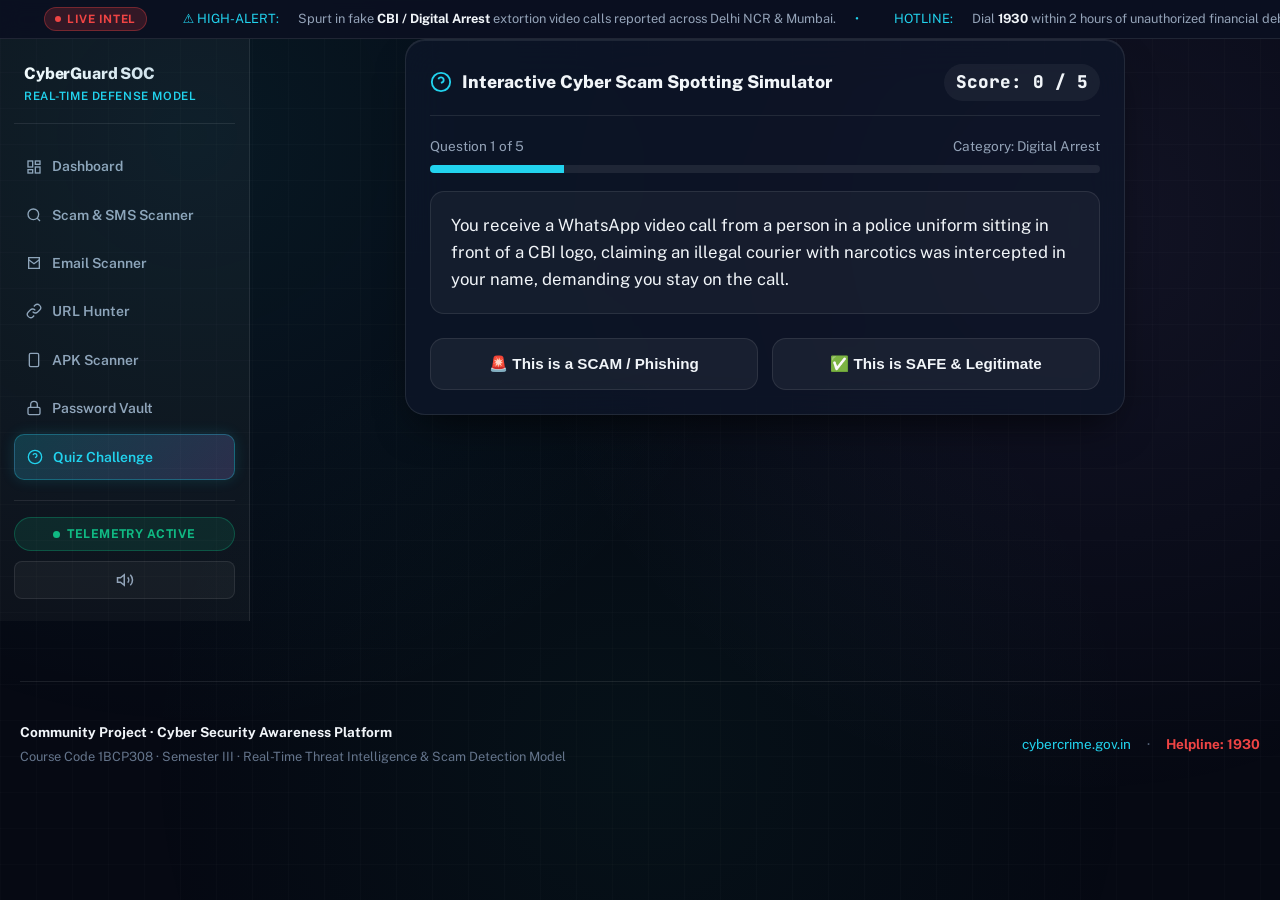
<file: quiz.html>
<!DOCTYPE html>
<html lang="en">
<head>
  <meta charset="UTF-8">
  <meta name="viewport" content="width=device-width, initial-scale=1, viewport-fit=cover">
  <title>Quiz Challenge — CyberGuard SOC</title>

  <link rel="preconnect" href="https://fonts.googleapis.com">
  <link rel="preconnect" href="https://fonts.gstatic.com" crossorigin>
  <link href="https://fonts.googleapis.com/css2?family=Public+Sans:wght@400;500;600;700;800;900&family=JetBrains+Mono:wght@500;700&display=swap" rel="stylesheet">

  <link rel="stylesheet" href="cyber-theme.css">
</head>
<body>

  <!-- Top Real-Time Threat Telemetry Marquee -->
  <div class="ticker-bar" id="liveTickerBar">
    <div class="wrap ticker-inner">
      <div class="ticker-badge"><span class="pulse-dot"></span> LIVE INTEL</div>
      <div class="ticker-content" id="tickerContent">
        <span>⚠ HIGH-ALERT:</span> Spurt in fake <strong>CBI / Digital Arrest</strong> extortion video calls reported across Delhi NCR & Mumbai.
        <span>•</span> <span>HOTLINE:</span> Dial <strong>1930</strong> within 2 hours of unauthorized financial debit to freeze money in transit.
        <span>•</span> <span>ALERT:</span> New wave of malicious <strong>Electricity Bill Disconnection SMS</strong> with fraudulent .APK links neutralized.
        <span>•</span> <span>ADVISORY:</span> Indian Courts & Police NEVER place individuals under "Digital Arrest" via WhatsApp or Skype.
      </div>
    </div>
  </div>

  <!-- Main Sticky Header -->
  <div class="app-shell">
    <aside class="sidebar">
      <a href="index.html" class="sidebar-brand">
        <span class="brand-name">CyberGuard SOC</span>
        <span class="brand-tag">Real-Time Defense Model</span>
      </a>

      <nav class="sidebar-nav">
        <a href="index.html" class="sidebar-link">
          <svg width="16" height="16" viewBox="0 0 24 24" fill="none" stroke="currentColor" stroke-width="2"><rect x="3" y="3" width="7" height="9"/><rect x="14" y="3" width="7" height="5"/><rect x="14" y="12" width="7" height="9"/><rect x="3" y="16" width="7" height="5"/></svg>
          Dashboard
        </a>
        <a href="scanner.html" class="sidebar-link">
          <svg width="16" height="16" viewBox="0 0 24 24" fill="none" stroke="currentColor" stroke-width="2"><circle cx="11" cy="11" r="8"/><path d="m21 21-4.3-4.3"/></svg>
          Scam & SMS Scanner
        </a>
        <a href="email.html" class="sidebar-link">
          <svg width="16" height="16" viewBox="0 0 24 24" fill="none" stroke="currentColor" stroke-width="2"><path d="M4 4h16v16H4z"/><path d="m4 7 8 6 8-6"/></svg>
          Email Scanner
        </a>
        <a href="url-hunter.html" class="sidebar-link">
          <svg width="16" height="16" viewBox="0 0 24 24" fill="none" stroke="currentColor" stroke-width="2"><path d="M10 13a5 5 0 0 0 7.54.54l3-3a5 5 0 0 0-7.07-7.07l-1.72 1.71"/><path d="M14 11a5 5 0 0 0-7.54-.54l-3 3a5 5 0 0 0 7.07 7.07l1.71-1.71"/></svg>
          URL Hunter
        </a>
        <a href="apk-scanner.html" class="sidebar-link">
          <svg width="16" height="16" viewBox="0 0 24 24" fill="none" stroke="currentColor" stroke-width="2"><rect x="5" y="2" width="14" height="20" rx="2"/><path d="M12 18h.01"/></svg>
          APK Scanner
        </a>
        <a href="password-vault.html" class="sidebar-link">
          <svg width="16" height="16" viewBox="0 0 24 24" fill="none" stroke="currentColor" stroke-width="2"><rect x="3" y="11" width="18" height="11" rx="2" ry="2"/><path d="M7 11V7a5 5 0 0 1 10 0v4"/></svg>
          Password Vault
        </a>
        <a href="quiz.html" class="sidebar-link active">
          <svg width="16" height="16" viewBox="0 0 24 24" fill="none" stroke="currentColor" stroke-width="2"><circle cx="12" cy="12" r="10"/><path d="M9.09 9a3 3 0 0 1 5.83 1c0 2-3 3-3 3"/><line x1="12" y1="17" x2="12.01" y2="17"/></svg>
          Quiz Challenge
        </a>
      </nav>

      <div class="sidebar-footer">
        <div class="live-pill" id="livePill">
          <span class="green-dot"></span> Telemetry Active
        </div>
        <button class="btn-icon" id="soundToggleBtn" onclick="toggleAudio()" title="Toggle Cyber Audio Alerts">
          <svg id="soundIconOn" width="18" height="18" viewBox="0 0 24 24" fill="none" stroke="currentColor" stroke-width="2"><polygon points="11 5 6 9 2 9 2 15 6 15 11 19 11 5"/><path d="M15.54 8.46a5 5 0 0 1 0 7.07"/><path d="M19.07 4.93a10 10 0 0 1 0 14.14"/></svg>
          <svg id="soundIconOff" style="display:none;" width="18" height="18" viewBox="0 0 24 24" fill="none" stroke="currentColor" stroke-width="2"><polygon points="11 5 6 9 2 9 2 15 6 15 11 19 11 5"/><line x1="23" y1="9" x2="17" y2="15"/><line x1="17" y1="9" x2="23" y2="15"/></svg>
        </button>
      </div>
    </aside>

    <div class="main-content">

  <main class="wrap">

    <!-- ================= VIEW 6: SPOT-THE-SCAM QUIZ ================= -->
    <div id="view-quiz" class="panel-view active">
      <div class="panel-card quiz-card">
        <div class="panel-head">
          <div class="panel-title">
            <svg width="22" height="22" viewBox="0 0 24 24" fill="none" stroke="currentColor" stroke-width="2"><circle cx="12" cy="12" r="10"/><path d="M9.09 9a3 3 0 0 1 5.83 1c0 2-3 3-3 3"/><path d="M12 17h.01"/></svg>
            Interactive Cyber Scam Spotting Simulator
          </div>
          <span class="score-badge" id="quizScoreBadge">Score: 0 / 5</span>
        </div>

        <div class="quiz-progress-head">
          <span id="quizQuestionNum">Question 1 of 5</span>
          <span id="quizCategoryLabel">Category: Digital Arrest</span>
        </div>

        <div class="risk-progress-bar" style="margin-bottom:18px;">
          <div class="risk-progress-fill" id="quizProgressBar" style="width:20%; background:var(--cyan);"></div>
        </div>

        <div class="quiz-scenario-box" id="quizScenarioText">
          Loading scenario...
        </div>

        <div class="quiz-options">
          <button class="quiz-choice-btn" id="btnChoiceScam" onclick="handleQuizAnswer(true)">
            🚨 This is a SCAM / Phishing
          </button>
          <button class="quiz-choice-btn" id="btnChoiceLegit" onclick="handleQuizAnswer(false)">
            ✅ This is SAFE & Legitimate
          </button>
        </div>

        <div id="quizFeedbackBox" style="display:none; margin-top:20px;" class="action-guidance">
          <!-- Feedback rendered here -->
        </div>

        <button class="btn-primary" id="btnNextQuiz" onclick="nextQuizQuestion()" style="display:none; margin-top:16px; width:100%; justify-content:center;">
          Next Challenge →
        </button>
      </div>
    </div>


  </main>

    </div>
  </div>

  <!-- Toast Notification -->
  <div class="cyber-toast" id="cyberToast">
    <span id="toastMsg">Action completed successfully</span>
  </div>

  <!-- Educational Project Footer -->
  <footer class="cyber-footer wrap">
    <div class="footer-row">
      <div>
        <div style="font-weight:700; color:var(--text-main); margin-bottom:4px;">
          Community Project · Cyber Security Awareness Platform
        </div>
        <div style="font-size:0.8rem; color:var(--text-dim);">
          Course Code 1BCP308 · Semester III · Real-Time Threat Intelligence & Scam Detection Model
        </div>
      </div>

      <div style="display:flex; gap:16px; align-items:center;">
        <a href="https://cybercrime.gov.in" target="_blank" rel="noopener" style="color:var(--cyan); text-decoration:none;">cybercrime.gov.in</a>
        <span>·</span>
        <a href="tel:1930" style="color:var(--rose); font-weight:700; text-decoration:none;">Helpline: 1930</a>
      </div>
    </div>
  </footer>

  <!-- Scripts -->
  <script src="cyber-engine.js"></script>
  <script>
    // Audio Alert Toggle
    function toggleAudio() {
      const state = CyberEngine.toggleSound();
      document.getElementById('soundIconOn').style.display = state ? 'block' : 'none';
      document.getElementById('soundIconOff').style.display = state ? 'none' : 'block';
      showToast(state ? 'Cyber audio alerts enabled' : 'Cyber audio alerts muted');
    }

    // Toast Notification
    function showToast(msg) {
      const t = document.getElementById('cyberToast');
      document.getElementById('toastMsg').textContent = msg;
      t.classList.add('show');
      setTimeout(() => t.classList.remove('show'), 2800);
    }

    /* ==========================================================================
       6. INTERACTIVE SPOT-THE-SCAM QUIZ
       ========================================================================== */
    const quizData = [
      {
        category: "Digital Arrest",
        text: "You receive a WhatsApp video call from a person in a police uniform sitting in front of a CBI logo, claiming an illegal courier with narcotics was intercepted in your name, demanding you stay on the call.",
        isScam: true,
        explanation: "100% SCAM. Indian police and investigative agencies NEVER hold judicial hearings or execute arrests via WhatsApp or Skype video calls."
      },
      {
        category: "Electricity Disconnection",
        text: "An SMS arrives: 'Dear consumer your power will be disconnected at 9:30 PM due to unpaid bill. Immediately dial 9876543210 and install PowerUpdate.apk.'",
        isScam: true,
        explanation: "100% SCAM. State electricity distribution companies never distribute .APK files or request personal calls to private phone numbers."
      },
      {
        category: "Legitimate Banking",
        text: "An SMS from sender 'VK-HDFCBK': 'Rs 1,200.00 debited from a/c **4120 on 22-Sep-26 at Zomato. UPI Ref 429381. If not done by you, SMS BLOCK to 5676712.'",
        isScam: false,
        explanation: "LEGITIMATE. This is a standard debit notification with a recognized official sender ID and standard SMS blocking instructions."
      },
      {
        category: "Telegram Job Task",
        text: "A WhatsApp contact offers work from home: 'Earn ₹3,000/day by liking YouTube videos. Deposit ₹500 security deposit to unlock VIP Telegram task group.'",
        isScam: true,
        explanation: "100% SCAM. Upfront deposit requests to 'unlock' easy tasks are classic merchant prepaid task scams."
      },
      {
        category: "Customs Clearance",
        text: "Caller claims an international gift package sent by your overseas friend is stuck at customs and requires you to immediately transfer a Rs 1,400 penalty to an individual UPI address.",
        isScam: true,
        explanation: "100% SCAM. Legitimate customs duties are assessed officially through formal courier receipts, never via personal UPI transfers."
      }
    ];

    let currentQuizIndex = 0;
    let quizScore = 0;

    function renderQuiz() {
      const q = quizData[currentQuizIndex];
      document.getElementById('quizQuestionNum').textContent = `Question ${currentQuizIndex + 1} of ${quizData.length}`;
      document.getElementById('quizCategoryLabel').textContent = `Category: ${q.category}`;
      document.getElementById('quizProgressBar').style.width = ((currentQuizIndex + 1) / quizData.length * 100) + '%';
      document.getElementById('quizScenarioText').textContent = q.text;

      document.getElementById('btnChoiceScam').disabled = false;
      document.getElementById('btnChoiceLegit').disabled = false;
      document.getElementById('btnChoiceScam').className = 'quiz-choice-btn';
      document.getElementById('btnChoiceLegit').className = 'quiz-choice-btn';

      document.getElementById('quizFeedbackBox').style.display = 'none';
      document.getElementById('btnNextQuiz').style.display = 'none';
    }

    function handleQuizAnswer(userChoseScam) {
      const q = quizData[currentQuizIndex];
      const isCorrect = userChoseScam === q.isScam;

      document.getElementById('btnChoiceScam').disabled = true;
      document.getElementById('btnChoiceLegit').disabled = true;

      if (userChoseScam) {
        document.getElementById('btnChoiceScam').classList.add(isCorrect ? 'correct' : 'wrong');
      } else {
        document.getElementById('btnChoiceLegit').classList.add(isCorrect ? 'correct' : 'wrong');
      }

      if (isCorrect) {
        quizScore++;
        CyberEngine.playCyberSound('success');
      } else {
        CyberEngine.playCyberSound('critical');
      }

      document.getElementById('quizScoreBadge').textContent = `Score: ${quizScore} / ${quizData.length}`;

      const feedback = document.getElementById('quizFeedbackBox');
      feedback.style.display = 'block';
      feedback.innerHTML = `
        <strong style="color:${isCorrect ? 'var(--emerald)' : 'var(--rose)'};">
          ${isCorrect ? '🎉 Correct Analysis!' : '❌ Incorrect Assessment'}
        </strong>
        <p style="margin-top:6px; font-size:0.86rem; color:var(--text-main);">${q.explanation}</p>
      `;

      document.getElementById('btnNextQuiz').style.display = 'flex';
    }

    function nextQuizQuestion() {
      currentQuizIndex++;
      if (currentQuizIndex < quizData.length) {
        renderQuiz();
      } else {
        // Quiz completed
        document.getElementById('quizScenarioText').innerHTML = `
          <div style="text-align:center; padding:10px 0;">
            <div style="font-size:2.4rem; margin-bottom:8px;">🏆</div>
            <h3 style="font-size:1.3rem; font-weight:800; color:var(--cyan); margin-bottom:6px;">Challenge Completed!</h3>
            <p style="color:var(--text-muted); font-size:0.95rem;">You scored <strong>${quizScore} out of ${quizData.length}</strong>.</p>
            <div class="ticker-badge" style="background:rgba(16,185,129,0.2); color:var(--emerald); border-color:var(--emerald); padding:6px 16px; margin-top:12px; font-size:0.82rem;">
              CYBER VIGILANCE BADGE VERIFIED
            </div>
          </div>
        `;
        document.querySelector('.quiz-options').style.display = 'none';
        document.getElementById('quizFeedbackBox').style.display = 'none';
        document.getElementById('btnNextQuiz').style.display = 'none';
      }
    }


    // Window Load Init
    window.addEventListener('DOMContentLoaded', () => {
      renderQuiz();
    });

  </script>
</body>
</html>
</file>
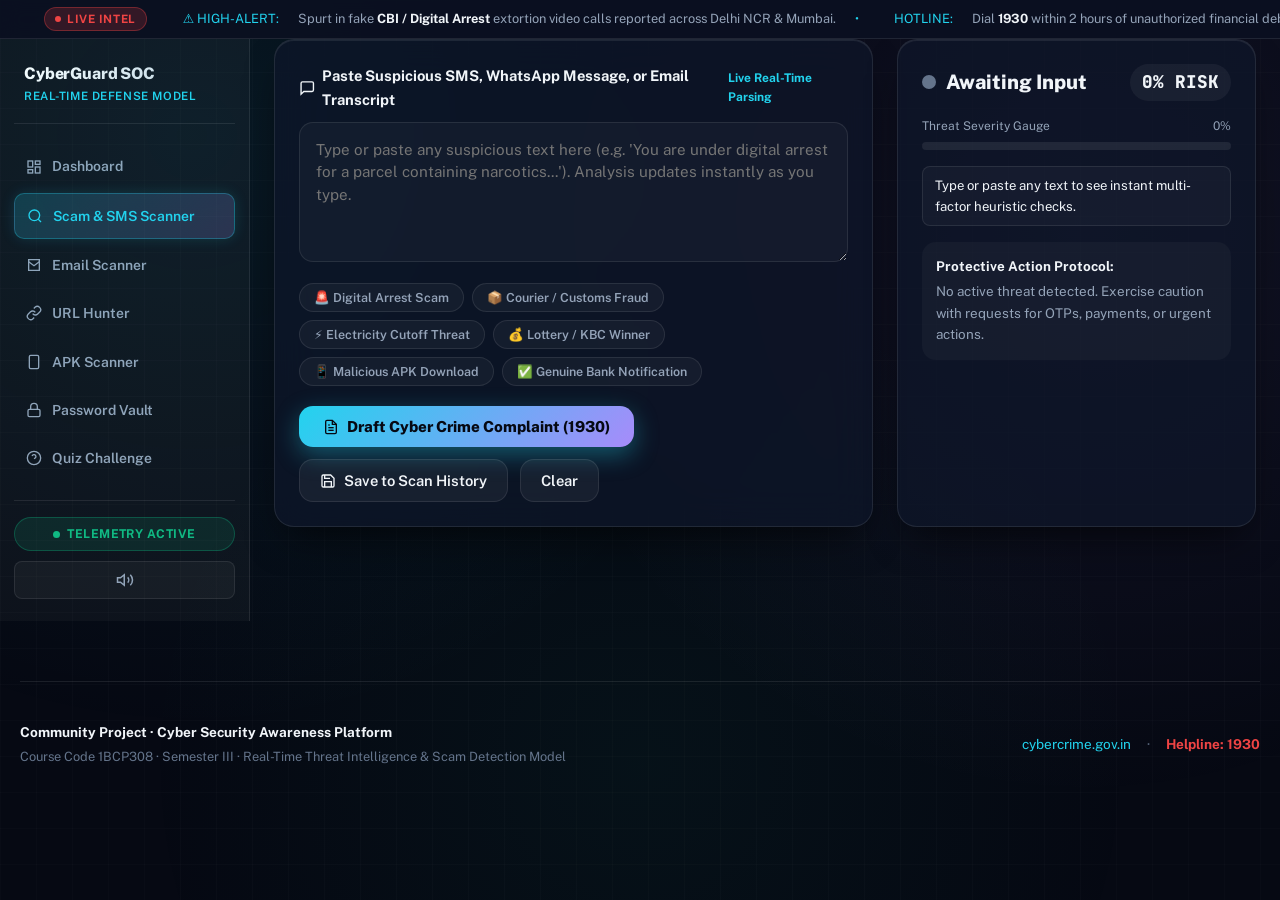
<file: scanner.html>
<!DOCTYPE html>
<html lang="en">
<head>
  <meta charset="UTF-8">
  <meta name="viewport" content="width=device-width, initial-scale=1, viewport-fit=cover">
  <title>Scam & SMS Scanner — CyberGuard SOC</title>

  <link rel="preconnect" href="https://fonts.googleapis.com">
  <link rel="preconnect" href="https://fonts.gstatic.com" crossorigin>
  <link href="https://fonts.googleapis.com/css2?family=Public+Sans:wght@400;500;600;700;800;900&family=JetBrains+Mono:wght@500;700&display=swap" rel="stylesheet">

  <link rel="stylesheet" href="cyber-theme.css">
</head>
<body>

  <!-- Top Real-Time Threat Telemetry Marquee -->
  <div class="ticker-bar" id="liveTickerBar">
    <div class="wrap ticker-inner">
      <div class="ticker-badge"><span class="pulse-dot"></span> LIVE INTEL</div>
      <div class="ticker-content" id="tickerContent">
        <span>⚠ HIGH-ALERT:</span> Spurt in fake <strong>CBI / Digital Arrest</strong> extortion video calls reported across Delhi NCR & Mumbai.
        <span>•</span> <span>HOTLINE:</span> Dial <strong>1930</strong> within 2 hours of unauthorized financial debit to freeze money in transit.
        <span>•</span> <span>ALERT:</span> New wave of malicious <strong>Electricity Bill Disconnection SMS</strong> with fraudulent .APK links neutralized.
        <span>•</span> <span>ADVISORY:</span> Indian Courts & Police NEVER place individuals under "Digital Arrest" via WhatsApp or Skype.
      </div>
    </div>
  </div>

  <!-- Main Sticky Header -->
  <div class="app-shell">
    <aside class="sidebar">
      <a href="index.html" class="sidebar-brand">
        <span class="brand-name">CyberGuard SOC</span>
        <span class="brand-tag">Real-Time Defense Model</span>
      </a>

      <nav class="sidebar-nav">
        <a href="index.html" class="sidebar-link">
          <svg width="16" height="16" viewBox="0 0 24 24" fill="none" stroke="currentColor" stroke-width="2"><rect x="3" y="3" width="7" height="9"/><rect x="14" y="3" width="7" height="5"/><rect x="14" y="12" width="7" height="9"/><rect x="3" y="16" width="7" height="5"/></svg>
          Dashboard
        </a>
        <a href="scanner.html" class="sidebar-link active">
          <svg width="16" height="16" viewBox="0 0 24 24" fill="none" stroke="currentColor" stroke-width="2"><circle cx="11" cy="11" r="8"/><path d="m21 21-4.3-4.3"/></svg>
          Scam & SMS Scanner
        </a>
        <a href="email.html" class="sidebar-link">
          <svg width="16" height="16" viewBox="0 0 24 24" fill="none" stroke="currentColor" stroke-width="2"><path d="M4 4h16v16H4z"/><path d="m4 7 8 6 8-6"/></svg>
          Email Scanner
        </a>
        <a href="url-hunter.html" class="sidebar-link">
          <svg width="16" height="16" viewBox="0 0 24 24" fill="none" stroke="currentColor" stroke-width="2"><path d="M10 13a5 5 0 0 0 7.54.54l3-3a5 5 0 0 0-7.07-7.07l-1.72 1.71"/><path d="M14 11a5 5 0 0 0-7.54-.54l-3 3a5 5 0 0 0 7.07 7.07l1.71-1.71"/></svg>
          URL Hunter
        </a>
        <a href="apk-scanner.html" class="sidebar-link">
          <svg width="16" height="16" viewBox="0 0 24 24" fill="none" stroke="currentColor" stroke-width="2"><rect x="5" y="2" width="14" height="20" rx="2"/><path d="M12 18h.01"/></svg>
          APK Scanner
        </a>
        <a href="password-vault.html" class="sidebar-link">
          <svg width="16" height="16" viewBox="0 0 24 24" fill="none" stroke="currentColor" stroke-width="2"><rect x="3" y="11" width="18" height="11" rx="2" ry="2"/><path d="M7 11V7a5 5 0 0 1 10 0v4"/></svg>
          Password Vault
        </a>
        <a href="quiz.html" class="sidebar-link">
          <svg width="16" height="16" viewBox="0 0 24 24" fill="none" stroke="currentColor" stroke-width="2"><circle cx="12" cy="12" r="10"/><path d="M9.09 9a3 3 0 0 1 5.83 1c0 2-3 3-3 3"/><line x1="12" y1="17" x2="12.01" y2="17"/></svg>
          Quiz Challenge
        </a>
      </nav>

      <div class="sidebar-footer">
        <div class="live-pill" id="livePill">
          <span class="green-dot"></span> Telemetry Active
        </div>
        <button class="btn-icon" id="soundToggleBtn" onclick="toggleAudio()" title="Toggle Cyber Audio Alerts">
          <svg id="soundIconOn" width="18" height="18" viewBox="0 0 24 24" fill="none" stroke="currentColor" stroke-width="2"><polygon points="11 5 6 9 2 9 2 15 6 15 11 19 11 5"/><path d="M15.54 8.46a5 5 0 0 1 0 7.07"/><path d="M19.07 4.93a10 10 0 0 1 0 14.14"/></svg>
          <svg id="soundIconOff" style="display:none;" width="18" height="18" viewBox="0 0 24 24" fill="none" stroke="currentColor" stroke-width="2"><polygon points="11 5 6 9 2 9 2 15 6 15 11 19 11 5"/><line x1="23" y1="9" x2="17" y2="15"/><line x1="17" y1="9" x2="23" y2="15"/></svg>
        </button>
      </div>
    </aside>

    <div class="main-content">

  <main class="wrap">

    <!-- ================= VIEW 2: SCAM & SMS SCANNER ================= -->
    <div id="view-scanner" class="panel-view active">
      <div class="scanner-grid">
        <!-- Input & Heuristic Processing -->
        <div class="panel-card">
          <div class="input-label-row">
            <label for="scamInput">
              <svg width="18" height="18" viewBox="0 0 24 24" fill="none" stroke="currentColor" stroke-width="2"><path d="M21 15a2 2 0 0 1-2 2H7l-4 4V5a2 2 0 0 1 2-2h14a2 2 0 0 1 2 2z"/></svg>
              Paste Suspicious SMS, WhatsApp Message, or Email Transcript
            </label>
            <span style="font-size:0.75rem; color:var(--cyan); font-weight:700;">Live Real-Time Parsing</span>
          </div>

          <div class="scam-textarea-wrap">
            <textarea id="scamInput" class="cyber-textarea" placeholder="Type or paste any suspicious text here (e.g. 'You are under digital arrest for a parcel containing narcotics...'). Analysis updates instantly as you type." oninput="handleScamInput()"></textarea>
          </div>

          <!-- Quick Test Presets -->
          <div class="sample-pills">
            <button class="sample-btn" onclick="loadSample(0)">🚨 Digital Arrest Scam</button>
            <button class="sample-btn" onclick="loadSample(1)">📦 Courier / Customs Fraud</button>
            <button class="sample-btn" onclick="loadSample(2)">⚡ Electricity Cutoff Threat</button>
            <button class="sample-btn" onclick="loadSample(3)">💰 Lottery / KBC Winner</button>
            <button class="sample-btn" onclick="loadSample(4)">📱 Malicious APK Download</button>
            <button class="sample-btn" onclick="loadSample(5)">✅ Genuine Bank Notification</button>
          </div>

          <!-- Real-Time Token Highlighter Box -->
          <div class="token-preview-card" id="tokenPreviewCard">
            <div class="token-preview-title">
              <svg width="14" height="14" viewBox="0 0 24 24" fill="none" stroke="currentColor" stroke-width="2"><circle cx="12" cy="12" r="10"/><path d="M12 16v-4"/><path d="M12 8h.01"/></svg>
              Extracted Risk Tokens & Triggers
            </div>
            <div class="token-preview-body" id="tokenPreviewBody"></div>
          </div>

          <div class="action-row" style="margin-top:20px;">
            <button class="btn-primary" onclick="generateAndShowComplaint()">
              <svg width="16" height="16" viewBox="0 0 24 24" fill="none" stroke="currentColor" stroke-width="2"><path d="M14 2H6a2 2 0 0 0-2 2v16a2 2 0 0 0 2 2h12a2 2 0 0 0 2-2V8z"/><polyline points="14 2 14 8 20 8"/><line x1="16" y1="13" x2="8" y2="13"/><line x1="16" y1="17" x2="8" y2="17"/><polyline points="10 9 9 9 8 9"/></svg>
              Draft Cyber Crime Complaint (1930)
            </button>
            <button class="btn-secondary" onclick="saveCurrentScan()">
              <svg width="16" height="16" viewBox="0 0 24 24" fill="none" stroke="currentColor" stroke-width="2"><path d="M19 21H5a2 2 0 0 1-2-2V5a2 2 0 0 1 2-2h11l5 5v11a2 2 0 0 1-2 2z"/><polyline points="17 21 17 13 7 13 7 21"/><polyline points="7 3 7 8 15 8"/></svg>
              Save to Scan History
            </button>
            <button class="btn-secondary" onclick="clearScamInput()">
              Clear
            </button>
          </div>
        </div>

        <!-- Real-Time Verdict Card -->
        <div class="verdict-box" id="verdictBox">
          <div class="verdict-header">
            <div class="verdict-status">
              <span class="status-indicator-circle"></span>
              <span class="verdict-title" id="verdictTitle">Awaiting Input</span>
            </div>
            <span class="score-badge" id="riskScoreBadge">0% RISK</span>
          </div>

          <div>
            <div style="display:flex; justify-content:space-between; font-size:0.75rem; color:var(--text-muted); margin-bottom:6px;">
              <span>Threat Severity Gauge</span>
              <span id="riskPercentLabel">0%</span>
            </div>
            <div class="risk-progress-bar">
              <div class="risk-progress-fill" id="riskFill" style="width:0%; background:var(--emerald);"></div>
            </div>
          </div>

          <!-- Matched Rules Breakdown -->
          <div class="match-list" id="matchList">
            <div class="match-item">
              <span>Type or paste any text to see instant multi-factor heuristic checks.</span>
            </div>
          </div>

          <!-- Actionable Containment Advisory -->
          <div class="action-guidance" id="actionGuidance">
            <strong>Protective Action Protocol:</strong>
            <span id="actionGuidanceText">No active threat detected. Exercise caution with requests for OTPs, payments, or urgent actions.</span>
          </div>
        </div>
      </div>
    </div>


  </main>

  <!-- Cyber Crime Complaint Draft Modal -->
  <div class="modal-overlay" id="complaintModal">
    <div class="modal-card">
      <div class="modal-head">
        <div class="modal-title">Official Cyber Crime Complaint Draft</div>
        <button class="btn-icon" onclick="closeComplaintModal()">✕</button>
      </div>

      <p style="font-size:0.85rem; color:var(--text-muted); margin-bottom:12px;">
        Formatted for immediate submission to the <strong>National Cyber Crime Reporting Portal (1930 / cybercrime.gov.in)</strong>:
      </p>

      <div class="complaint-text-box" id="complaintTextContent"></div>

      <div class="action-row" style="justify-content:flex-end;">
        <button class="btn-secondary" onclick="closeComplaintModal()">Close</button>
        <button class="btn-primary" onclick="copyComplaintText()">
          <svg width="15" height="15" viewBox="0 0 24 24" fill="none" stroke="currentColor" stroke-width="2"><rect x="9" y="9" width="13" height="13" rx="2" ry="2"/><path d="M5 15H4a2 2 0 0 1-2-2V4a2 2 0 0 1 2-2h9a2 2 0 0 1 2 2v1"/></svg>
          Copy Report to Clipboard
        </button>
      </div>
    </div>
  </div>

    </div>
  </div>

  <!-- Toast Notification -->
  <div class="cyber-toast" id="cyberToast">
    <span id="toastMsg">Action completed successfully</span>
  </div>

  <!-- Educational Project Footer -->
  <footer class="cyber-footer wrap">
    <div class="footer-row">
      <div>
        <div style="font-weight:700; color:var(--text-main); margin-bottom:4px;">
          Community Project · Cyber Security Awareness Platform
        </div>
        <div style="font-size:0.8rem; color:var(--text-dim);">
          Course Code 1BCP308 · Semester III · Real-Time Threat Intelligence & Scam Detection Model
        </div>
      </div>

      <div style="display:flex; gap:16px; align-items:center;">
        <a href="https://cybercrime.gov.in" target="_blank" rel="noopener" style="color:var(--cyan); text-decoration:none;">cybercrime.gov.in</a>
        <span>·</span>
        <a href="tel:1930" style="color:var(--rose); font-weight:700; text-decoration:none;">Helpline: 1930</a>
      </div>
    </div>
  </footer>

  <!-- Scripts -->
  <script src="cyber-engine.js"></script>
  <script>
    // Audio Alert Toggle
    function toggleAudio() {
      const state = CyberEngine.toggleSound();
      document.getElementById('soundIconOn').style.display = state ? 'block' : 'none';
      document.getElementById('soundIconOff').style.display = state ? 'none' : 'block';
      showToast(state ? 'Cyber audio alerts enabled' : 'Cyber audio alerts muted');
    }

    // Toast Notification
    function showToast(msg) {
      const t = document.getElementById('cyberToast');
      document.getElementById('toastMsg').textContent = msg;
      t.classList.add('show');
      setTimeout(() => t.classList.remove('show'), 2800);
    }

    /* ==========================================================================
       2. REAL-TIME SCAM TEXT SCANNER
       ========================================================================== */
    const sampleTexts = [
      "This is an officer from the Cyber Cell. You are placed under DIGITAL ARREST for a parcel linked to narcotics seized by Customs. Stay on this WhatsApp video call and provide the OTP or a warrant will be issued immediately.",
      "Your FedEx parcel is held at Mumbai customs. Pay Rs 249 clearance fee immediately within 2 hours or legal action will be initiated. Click http://bit.ly/xyz-customs to pay now.",
      "Dear Consumer, your electricity power connection will be DISCONNECTED tonight at 9:30 PM because your previous bill was not updated. Immediately call electricity officer at 9876543210 and download support tool: http://bit.ly/power-apk.",
      "Congratulations! Your mobile number won Rs 25,00,000 in KBC Lottery 2026. To claim your reward, send your bank account details and pay Rs 1,500 file processing fee.",
      "Dear Customer, Your SBI YONO Netbanking account is BLOCKED due to expired PAN card. Install SBI Rewards APK immediately to unblock your account: http://sbi-rewards-v3.xyz/app.apk",
      "Dear SBI Customer, your Account ending 4821 has been credited with Rs 5,000.00 on 23-Sep-26 by UPI transfer. Available Balance is Rs 24,190.50. For queries, call 18001234."
    ];

    function loadSample(i) {
      document.getElementById('scamInput').value = sampleTexts[i];
      handleScamInput();
    }

    function clearScamInput() {
      document.getElementById('scamInput').value = '';
      handleScamInput();
    }

    let currentAnalysis = null;

    function handleScamInput() {
      const text = document.getElementById('scamInput').value;
      const res = CyberEngine.analyzeScam(text);
      currentAnalysis = res;

      const verdictBox = document.getElementById('verdictBox');
      const verdictTitle = document.getElementById('verdictTitle');
      const riskScoreBadge = document.getElementById('riskScoreBadge');
      const riskPercentLabel = document.getElementById('riskPercentLabel');
      const riskFill = document.getElementById('riskFill');
      const matchList = document.getElementById('matchList');
      const guidance = document.getElementById('actionGuidanceText');
      const tokenCard = document.getElementById('tokenPreviewCard');
      const tokenBody = document.getElementById('tokenPreviewBody');

      verdictBox.classList.remove('v-critical', 'v-high', 'v-safe');

      if (!text.trim()) {
        verdictTitle.textContent = "Awaiting Input";
        riskScoreBadge.textContent = "0% RISK";
        riskPercentLabel.textContent = "0%";
        riskFill.style.width = "0%";
        matchList.innerHTML = `<div class="match-item"><span>Type or paste any text to see instant multi-factor heuristic checks.</span></div>`;
        guidance.textContent = "No active threat detected. Exercise caution with requests for OTPs, payments, or urgent actions.";
        tokenCard.classList.remove('show');
        return;
      }

      // Token highlighting
      const highlighted = CyberEngine.highlightScamTokens(text);
      tokenBody.innerHTML = highlighted;
      tokenCard.classList.add('show');

      // Update Verdict
      riskScoreBadge.textContent = res.score + "% RISK";
      riskPercentLabel.textContent = res.score + "%";
      riskFill.style.width = res.score + "%";

      if (res.level === 'CRITICAL') {
        verdictBox.classList.add('v-critical');
        verdictTitle.textContent = "Critical High-Risk Scam";
        riskFill.style.background = "var(--rose)";
      } else if (res.level === 'CAUTION') {
        verdictBox.classList.add('v-high');
        verdictTitle.textContent = "Suspicious / Caution";
        riskFill.style.background = "var(--amber)";
      } else {
        verdictBox.classList.add('v-safe');
        verdictTitle.textContent = "Likely Safe Communication";
        riskFill.style.background = "var(--emerald)";
      }

      // Render Matches
      if (res.matches.length > 0) {
        matchList.innerHTML = res.matches.map(m => `
          <div class="match-item ${m.severity === 'CRITICAL' ? 'danger' : 'warn'}">
            <strong>${m.category}</strong>: ${m.advisory}
          </div>
        `).join('');

        guidance.innerHTML = `
          <strong>Emergency Directives:</strong>
          1. Do NOT click links or make any fee payments.<br>
          2. Never share OTPs or stay on video calls with callers claiming to be police.<br>
          3. If money has left your account, dial <strong>1930</strong> immediately.
        `;
      } else {
        matchList.innerHTML = `
          <div class="match-item">
            <span>✅ No known extortion or phishing patterns detected in message vocabulary.</span>
          </div>
        `;
        guidance.textContent = "Standard message patterns. Always verify requests for OTPs or money directly via official banking channels.";
      }
    }

    function generateAndShowComplaint() {
      const text = document.getElementById('scamInput').value;
      if (!text.trim()) {
        showToast('Paste a message first to generate a report');
        return;
      }
      const draft = CyberEngine.generateComplaintDraft(text, currentAnalysis || CyberEngine.analyzeScam(text));
      document.getElementById('complaintTextContent').textContent = draft;
      document.getElementById('complaintModal').classList.add('active');
    }


    function saveCurrentScan() {
      const text = document.getElementById('scamInput').value;
      if (!text.trim()) {
        showToast('Nothing to save yet');
        return;
      }
      CyberEngine.HistoryManager.addScan({
        snippet: text.substring(0, 70) + '...',
        level: currentAnalysis ? currentAnalysis.level : 'SAFE',
        score: currentAnalysis ? currentAnalysis.score : 0
      });
      showToast('Scan saved to local audit history');
    }


    function closeComplaintModal() {
      document.getElementById('complaintModal').classList.remove('active');
    }

    function copyComplaintText() {
      const content = document.getElementById('complaintTextContent').textContent;
      navigator.clipboard.writeText(content).then(() => {
        showToast('Complaint draft copied to clipboard!');
      });
    }

  </script>
</body>
</html>
</file>
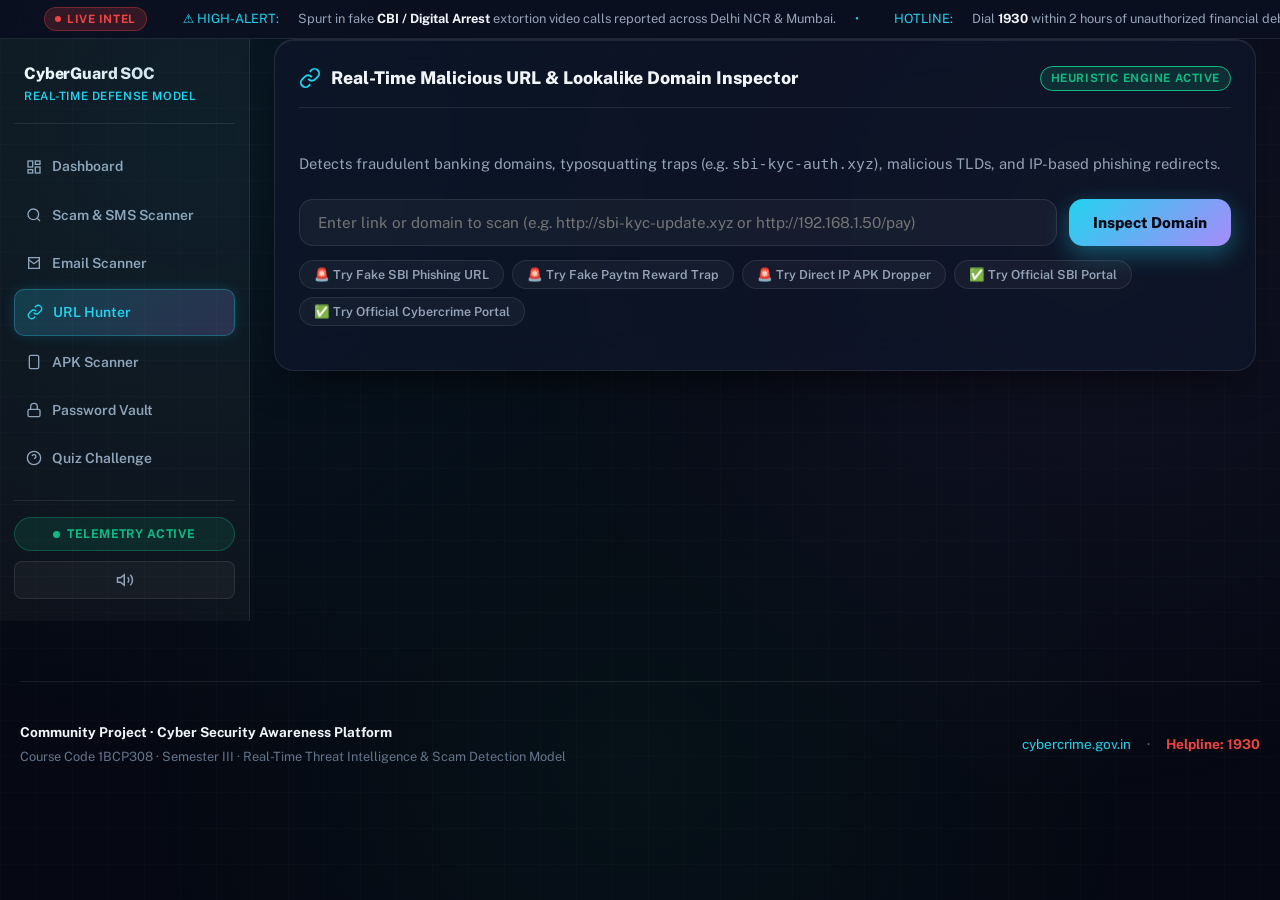
<file: url-hunter.html>
<!DOCTYPE html>
<html lang="en">
<head>
  <meta charset="UTF-8">
  <meta name="viewport" content="width=device-width, initial-scale=1, viewport-fit=cover">
  <title>URL Hunter — CyberGuard SOC</title>

  <link rel="preconnect" href="https://fonts.googleapis.com">
  <link rel="preconnect" href="https://fonts.gstatic.com" crossorigin>
  <link href="https://fonts.googleapis.com/css2?family=Public+Sans:wght@400;500;600;700;800;900&family=JetBrains+Mono:wght@500;700&display=swap" rel="stylesheet">

  <link rel="stylesheet" href="cyber-theme.css">
</head>
<body>

  <!-- Top Real-Time Threat Telemetry Marquee -->
  <div class="ticker-bar" id="liveTickerBar">
    <div class="wrap ticker-inner">
      <div class="ticker-badge"><span class="pulse-dot"></span> LIVE INTEL</div>
      <div class="ticker-content" id="tickerContent">
        <span>⚠ HIGH-ALERT:</span> Spurt in fake <strong>CBI / Digital Arrest</strong> extortion video calls reported across Delhi NCR & Mumbai.
        <span>•</span> <span>HOTLINE:</span> Dial <strong>1930</strong> within 2 hours of unauthorized financial debit to freeze money in transit.
        <span>•</span> <span>ALERT:</span> New wave of malicious <strong>Electricity Bill Disconnection SMS</strong> with fraudulent .APK links neutralized.
        <span>•</span> <span>ADVISORY:</span> Indian Courts & Police NEVER place individuals under "Digital Arrest" via WhatsApp or Skype.
      </div>
    </div>
  </div>

  <!-- Main Sticky Header -->
  <div class="app-shell">
    <aside class="sidebar">
      <a href="index.html" class="sidebar-brand">
        <span class="brand-name">CyberGuard SOC</span>
        <span class="brand-tag">Real-Time Defense Model</span>
      </a>

      <nav class="sidebar-nav">
        <a href="index.html" class="sidebar-link">
          <svg width="16" height="16" viewBox="0 0 24 24" fill="none" stroke="currentColor" stroke-width="2"><rect x="3" y="3" width="7" height="9"/><rect x="14" y="3" width="7" height="5"/><rect x="14" y="12" width="7" height="9"/><rect x="3" y="16" width="7" height="5"/></svg>
          Dashboard
        </a>
        <a href="scanner.html" class="sidebar-link">
          <svg width="16" height="16" viewBox="0 0 24 24" fill="none" stroke="currentColor" stroke-width="2"><circle cx="11" cy="11" r="8"/><path d="m21 21-4.3-4.3"/></svg>
          Scam & SMS Scanner
        </a>
        <a href="email.html" class="sidebar-link">
          <svg width="16" height="16" viewBox="0 0 24 24" fill="none" stroke="currentColor" stroke-width="2"><path d="M4 4h16v16H4z"/><path d="m4 7 8 6 8-6"/></svg>
          Email Scanner
        </a>
        <a href="url-hunter.html" class="sidebar-link active">
          <svg width="16" height="16" viewBox="0 0 24 24" fill="none" stroke="currentColor" stroke-width="2"><path d="M10 13a5 5 0 0 0 7.54.54l3-3a5 5 0 0 0-7.07-7.07l-1.72 1.71"/><path d="M14 11a5 5 0 0 0-7.54-.54l-3 3a5 5 0 0 0 7.07 7.07l1.71-1.71"/></svg>
          URL Hunter
        </a>
        <a href="apk-scanner.html" class="sidebar-link">
          <svg width="16" height="16" viewBox="0 0 24 24" fill="none" stroke="currentColor" stroke-width="2"><rect x="5" y="2" width="14" height="20" rx="2"/><path d="M12 18h.01"/></svg>
          APK Scanner
        </a>
        <a href="password-vault.html" class="sidebar-link">
          <svg width="16" height="16" viewBox="0 0 24 24" fill="none" stroke="currentColor" stroke-width="2"><rect x="3" y="11" width="18" height="11" rx="2" ry="2"/><path d="M7 11V7a5 5 0 0 1 10 0v4"/></svg>
          Password Vault
        </a>
        <a href="quiz.html" class="sidebar-link">
          <svg width="16" height="16" viewBox="0 0 24 24" fill="none" stroke="currentColor" stroke-width="2"><circle cx="12" cy="12" r="10"/><path d="M9.09 9a3 3 0 0 1 5.83 1c0 2-3 3-3 3"/><line x1="12" y1="17" x2="12.01" y2="17"/></svg>
          Quiz Challenge
        </a>
      </nav>

      <div class="sidebar-footer">
        <div class="live-pill" id="livePill">
          <span class="green-dot"></span> Telemetry Active
        </div>
        <button class="btn-icon" id="soundToggleBtn" onclick="toggleAudio()" title="Toggle Cyber Audio Alerts">
          <svg id="soundIconOn" width="18" height="18" viewBox="0 0 24 24" fill="none" stroke="currentColor" stroke-width="2"><polygon points="11 5 6 9 2 9 2 15 6 15 11 19 11 5"/><path d="M15.54 8.46a5 5 0 0 1 0 7.07"/><path d="M19.07 4.93a10 10 0 0 1 0 14.14"/></svg>
          <svg id="soundIconOff" style="display:none;" width="18" height="18" viewBox="0 0 24 24" fill="none" stroke="currentColor" stroke-width="2"><polygon points="11 5 6 9 2 9 2 15 6 15 11 19 11 5"/><line x1="23" y1="9" x2="17" y2="15"/><line x1="17" y1="9" x2="23" y2="15"/></svg>
        </button>
      </div>
    </aside>

    <div class="main-content">

  <main class="wrap">

    <!-- ================= VIEW 3: URL & DOMAIN HUNTER ================= -->
    <div id="view-url" class="panel-view active">
      <div class="panel-card url-hunter-wrap">
        <div class="panel-head">
          <div class="panel-title">
            <svg width="22" height="22" viewBox="0 0 24 24" fill="none" stroke="currentColor" stroke-width="2"><path d="M10 13a5 5 0 0 0 7.54.54l3-3a5 5 0 0 0-7.07-7.07l-1.72 1.71"/><path d="M14 11a5 5 0 0 0-7.54-.54l-3 3a5 5 0 0 0 7.07 7.07l1.71-1.71"/></svg>
            Real-Time Malicious URL & Lookalike Domain Inspector
          </div>
          <span class="ticker-badge" style="background:rgba(16,185,129,0.15); color:var(--emerald); border-color:var(--emerald);">Heuristic Engine Active</span>
        </div>

        <p style="color:var(--text-muted); font-size:0.92rem;">
          Detects fraudulent banking domains, typosquatting traps (e.g. <code>sbi-kyc-auth.xyz</code>), malicious TLDs, and IP-based phishing redirects.
        </p>

        <div class="url-input-group">
          <input type="text" class="cyber-input" id="urlInput" placeholder="Enter link or domain to scan (e.g. http://sbi-kyc-update.xyz or http://192.168.1.50/pay)" oninput="handleUrlInput()">
          <button class="btn-primary" onclick="handleUrlInput()">
            Inspect Domain
          </button>
        </div>

        <div class="sample-pills" style="margin-top:-10px;">
          <button class="sample-btn" onclick="fillUrl('http://sbi-kyc-verification.xyz/login')">🚨 Try Fake SBI Phishing URL</button>
          <button class="sample-btn" onclick="fillUrl('http://paytm-cashback-reward.top/claim')">🚨 Try Fake Paytm Reward Trap</button>
          <button class="sample-btn" onclick="fillUrl('http://185.220.101.5/auth.apk')">🚨 Try Direct IP APK Dropper</button>
          <button class="sample-btn" onclick="fillUrl('https://onlinesbi.sbi')">✅ Try Official SBI Portal</button>
          <button class="sample-btn" onclick="fillUrl('https://cybercrime.gov.in')">✅ Try Official Cybercrime Portal</button>
        </div>

        <!-- URL Analysis Results Display -->
        <div id="urlResultsArea" style="display:none; margin-top:10px;">
          <div class="url-analysis-grid">
            <div class="url-metric">
              <div class="url-metric-title">Link Verdict</div>
              <div class="url-metric-status" id="urlVerdictTitle">Safe Link</div>
            </div>
            <div class="url-metric">
              <div class="url-metric-title">Risk Assessment</div>
              <div class="url-metric-status" id="urlRiskScore">0% Threat</div>
            </div>
            <div class="url-metric">
              <div class="url-metric-title">Identified Host</div>
              <div class="url-metric-status" id="urlHostDisplay" style="font-family:var(--font-mono); font-size:0.9rem;">-</div>
            </div>
          </div>

          <div style="margin-top:18px;" class="action-guidance" id="urlFlagsBox">
            <!-- Flags inserted here -->
          </div>
        </div>
      </div>
    </div>


  </main>

    </div>
  </div>

  <!-- Toast Notification -->
  <div class="cyber-toast" id="cyberToast">
    <span id="toastMsg">Action completed successfully</span>
  </div>

  <!-- Educational Project Footer -->
  <footer class="cyber-footer wrap">
    <div class="footer-row">
      <div>
        <div style="font-weight:700; color:var(--text-main); margin-bottom:4px;">
          Community Project · Cyber Security Awareness Platform
        </div>
        <div style="font-size:0.8rem; color:var(--text-dim);">
          Course Code 1BCP308 · Semester III · Real-Time Threat Intelligence & Scam Detection Model
        </div>
      </div>

      <div style="display:flex; gap:16px; align-items:center;">
        <a href="https://cybercrime.gov.in" target="_blank" rel="noopener" style="color:var(--cyan); text-decoration:none;">cybercrime.gov.in</a>
        <span>·</span>
        <a href="tel:1930" style="color:var(--rose); font-weight:700; text-decoration:none;">Helpline: 1930</a>
      </div>
    </div>
  </footer>

  <!-- Scripts -->
  <script src="cyber-engine.js"></script>
  <script>
    // Audio Alert Toggle
    function toggleAudio() {
      const state = CyberEngine.toggleSound();
      document.getElementById('soundIconOn').style.display = state ? 'block' : 'none';
      document.getElementById('soundIconOff').style.display = state ? 'none' : 'block';
      showToast(state ? 'Cyber audio alerts enabled' : 'Cyber audio alerts muted');
    }

    // Toast Notification
    function showToast(msg) {
      const t = document.getElementById('cyberToast');
      document.getElementById('toastMsg').textContent = msg;
      t.classList.add('show');
      setTimeout(() => t.classList.remove('show'), 2800);
    }

    /* ==========================================================================
       3. URL HUNTER
       ========================================================================== */
    function fillUrl(url) {
      document.getElementById('urlInput').value = url;
      handleUrlInput();
    }

    function handleUrlInput() {
      const raw = document.getElementById('urlInput').value;
      const res = CyberEngine.analyzeUrl(raw);
      const area = document.getElementById('urlResultsArea');

      if (!res || !res.valid) {
        area.style.display = 'none';
        return;
      }

      area.style.display = 'block';
      document.getElementById('urlHostDisplay').textContent = res.host;
      document.getElementById('urlRiskScore').textContent = res.score + '% Threat';
      document.getElementById('urlVerdictTitle').textContent = res.verdict;

      const flagsBox = document.getElementById('urlFlagsBox');
      if (res.flags.length > 0) {
        flagsBox.innerHTML = `
          <strong style="color:var(--rose);">Identified Vulnerability Flags:</strong>
          <ul style="margin:8px 0 0 18px; font-size:0.84rem; line-height:1.6; color:#FECACA;">
            ${res.flags.map(f => `<li>${f}</li>`).join('')}
          </ul>
        `;
      } else {
        flagsBox.innerHTML = `
          <strong style="color:var(--emerald);">Clean Domain Signature:</strong>
          <span style="display:block; margin-top:4px; color:#A7F3D0;">No lookalike characters, suspicious TLDs, or known blacklisted redirects detected.</span>
        `;
      }
    }


  </script>
</body>
</html>
</file>
<file: cyber-theme.css>
/* ==========================================================================
   CYBER SECURITY PLATFORM - DESIGN SYSTEM & THEME TOKENS
   Modern Dark Cyberpunk / Glassmorphic SOC Interface
   ========================================================================== */

:root {
  --bg-deep: #060913;
  --bg-base: #0B1021;
  --bg-card: rgba(15, 23, 42, 0.72);
  --bg-card-hover: rgba(22, 33, 62, 0.85);
  --bg-card-solid: #0F172A;
  --bg-subtle: rgba(255, 255, 255, 0.04);
  
  --glass-border: rgba(255, 255, 255, 0.09);
  --glass-border-focus: rgba(34, 211, 238, 0.5);
  --glass-highlight: rgba(255, 255, 255, 0.04);
  
  --text-main: #F1F5F9;
  --text-muted: #94A3B8;
  --text-dim: #64748B;
  
  --cyan: #22D3EE;
  --cyan-glow: rgba(34, 211, 238, 0.28);
  --violet: #A78BFA;
  --violet-glow: rgba(167, 139, 250, 0.28);
  --emerald: #10B981;
  --emerald-glow: rgba(16, 185, 129, 0.25);
  --amber: #F59E0B;
  --amber-glow: rgba(245, 158, 11, 0.25);
  --rose: #EF4444;
  --rose-glow: rgba(239, 68, 68, 0.28);

  --font-sans: 'Public Sans', system-ui, -apple-system, BlinkMacSystemFont, "Segoe UI", Roboto, sans-serif;
  --font-mono: 'JetBrains Mono', 'Fira Code', 'Courier New', monospace;

  --radius-sm: 8px;
  --radius-md: 14px;
  --radius-lg: 20px;
  --radius-full: 9999px;
  
  --shadow-card: 0 20px 40px -15px rgba(0, 0, 0, 0.7), inset 0 1px 0 rgba(255, 255, 255, 0.08);
  --shadow-glow: 0 0 25px rgba(34, 211, 238, 0.35);
}

* {
  box-sizing: border-box;
  margin: 0;
  padding: 0;
}

html {
  scroll-behavior: smooth;
  color-scheme: dark;
}

body {
  background-color: var(--bg-deep);
  color: var(--text-main);
  font-family: var(--font-sans);
  line-height: 1.6;
  -webkit-font-smoothing: antialiased;
  min-height: 100vh;
  position: relative;
  overflow-x: hidden;
}

/* Ambient Cyber Grid & Glow Background */
body::before {
  content: "";
  position: fixed;
  top: 0; left: 0; right: 0; height: 100vh;
  background: 
    radial-gradient(circle at 15% 15%, rgba(34, 211, 238, 0.08) 0%, transparent 45%),
    radial-gradient(circle at 85% 25%, rgba(167, 139, 250, 0.08) 0%, transparent 45%),
    radial-gradient(circle at 50% 85%, rgba(16, 185, 129, 0.05) 0%, transparent 50%),
    linear-gradient(rgba(255, 255, 255, 0.015) 1px, transparent 1px),
    linear-gradient(90deg, rgba(255, 255, 255, 0.015) 1px, transparent 1px);
  background-size: 100% 100%, 100% 100%, 100% 100%, 36px 36px, 36px 36px;
  pointer-events: none;
  z-index: 0;
}

.wrap {
  width: 100%;
  max-width: 1240px;
  margin: 0 auto;
  padding: 0 24px;
  position: relative;
  z-index: 1;
}

/* ---------------- Ticker Bar ---------------- */
.ticker-bar {
  background: rgba(11, 16, 33, 0.95);
  border-bottom: 1px solid var(--glass-border);
  padding: 7px 0;
  font-size: 0.8rem;
  overflow: hidden;
  white-space: nowrap;
  position: relative;
  z-index: 100;
  backdrop-filter: blur(10px);
}
.ticker-inner {
  display: flex;
  align-items: center;
  gap: 20px;
}
.ticker-badge {
  display: inline-flex;
  align-items: center;
  gap: 6px;
  background: rgba(239, 68, 68, 0.18);
  color: var(--rose);
  border: 1px solid rgba(239, 68, 68, 0.35);
  padding: 2px 10px;
  border-radius: var(--radius-full);
  font-weight: 700;
  font-size: 0.72rem;
  letter-spacing: 0.05em;
  text-transform: uppercase;
  flex-shrink: 0;
}
.ticker-badge .pulse-dot {
  width: 6px;
  height: 6px;
  border-radius: 50%;
  background: var(--rose);
  animation: pulse-red 1.4s infinite;
}
.ticker-content {
  display: inline-block;
  color: var(--text-muted);
  animation: marquee 35s linear infinite;
}
.ticker-content strong {
  color: var(--text-main);
}
.ticker-content span {
  margin: 0 16px;
  color: var(--cyan);
}

@keyframes marquee {
  0% { transform: translateX(10%); }
  100% { transform: translateX(-100%); }
}

@keyframes pulse-red {
  0% { transform: scale(0.9); box-shadow: 0 0 0 0 rgba(239, 68, 68, 0.7); }
  70% { transform: scale(1.1); box-shadow: 0 0 0 7px rgba(239, 68, 68, 0); }
  100% { transform: scale(0.9); box-shadow: 0 0 0 0 rgba(239, 68, 68, 0); }
}

@keyframes pulse-green {
  0% { transform: scale(0.9); box-shadow: 0 0 0 0 rgba(16, 185, 129, 0.7); }
  70% { transform: scale(1.1); box-shadow: 0 0 0 6px rgba(16, 185, 129, 0); }
  100% { transform: scale(0.9); box-shadow: 0 0 0 0 rgba(16, 185, 129, 0); }
}

/* ---------------- Top Header ---------------- */
header.top {
  position: sticky;
  top: 0;
  z-index: 90;
  background: rgba(6, 9, 19, 0.82);
  backdrop-filter: blur(20px);
  -webkit-backdrop-filter: blur(20px);
  border-bottom: 1px solid var(--glass-border);
  padding: 14px 0;
}
.top-nav {
  display: flex;
  align-items: center;
  justify-content: space-between;
  gap: 16px;
}
.brand {
  display: flex;
  align-items: center;
  gap: 12px;
  text-decoration: none;
  color: inherit;
}
.brand-badge {
  width: 40px;
  height: 40px;
  border-radius: 12px;
  background: linear-gradient(135deg, var(--cyan), var(--violet));
  display: flex;
  align-items: center;
  justify-content: center;
  box-shadow: 0 0 20px rgba(34, 211, 238, 0.4);
  flex-shrink: 0;
}
.brand-badge svg {
  width: 22px;
  height: 22px;
  color: #060913;
}
.brand-title {
  display: flex;
  flex-direction: column;
}
.brand-name {
  font-weight: 800;
  font-size: 1.05rem;
  letter-spacing: -0.01em;
  background: linear-gradient(to right, #FFFFFF, #CBD5E1);
  -webkit-background-clip: text;
  -webkit-text-fill-color: transparent;
}
.brand-tag {
  font-size: 0.72rem;
  color: var(--cyan);
  font-weight: 600;
  letter-spacing: 0.05em;
  text-transform: uppercase;
}

.nav-center-tabs {
  display: flex;
  align-items: center;
  background: rgba(255, 255, 255, 0.04);
  border: 1px solid var(--glass-border);
  border-radius: var(--radius-full);
  padding: 4px;
  gap: 4px;
}
.tab-btn {
  background: transparent;
  border: none;
  color: var(--text-muted);
  font-family: inherit;
  font-size: 0.85rem;
  font-weight: 600;
  padding: 8px 16px;
  border-radius: var(--radius-full);
  cursor: pointer;
  display: inline-flex;
  align-items: center;
  gap: 7px;
  transition: all 0.2s ease;
}
.tab-btn:hover {
  color: var(--text-main);
  background: rgba(255, 255, 255, 0.05);
}
.tab-btn.active {
  background: linear-gradient(135deg, rgba(34, 211, 238, 0.2), rgba(167, 139, 250, 0.2));
  color: var(--cyan);
  border: 1px solid rgba(34, 211, 238, 0.3);
  box-shadow: 0 0 14px rgba(34, 211, 238, 0.2);
}

.nav-actions {
  display: flex;
  align-items: center;
  gap: 12px;
}
.live-pill {
  display: inline-flex;
  align-items: center;
  gap: 7px;
  padding: 6px 14px;
  background: rgba(16, 185, 129, 0.12);
  border: 1px solid rgba(16, 185, 129, 0.3);
  border-radius: var(--radius-full);
  font-size: 0.76rem;
  font-weight: 700;
  color: var(--emerald);
  letter-spacing: 0.04em;
  text-transform: uppercase;
}
.live-pill .green-dot {
  width: 7px;
  height: 7px;
  border-radius: 50%;
  background: var(--emerald);
  animation: pulse-green 1.6s infinite;
}

.btn-icon {
  width: 38px;
  height: 38px;
  border-radius: var(--radius-sm);
  background: var(--bg-subtle);
  border: 1px solid var(--glass-border);
  color: var(--text-muted);
  display: inline-flex;
  align-items: center;
  justify-content: center;
  cursor: pointer;
  transition: all 0.2s ease;
}
.btn-icon:hover {
  color: var(--text-main);
  border-color: var(--cyan);
  background: rgba(34, 211, 238, 0.1);
}
.btn-auth {
  display: inline-flex;
  align-items: center;
  gap: 8px;
  background: linear-gradient(135deg, var(--cyan), var(--violet));
  color: #060913;
  font-weight: 700;
  font-size: 0.85rem;
  padding: 8px 18px;
  border-radius: var(--radius-md);
  text-decoration: none;
  border: none;
  cursor: pointer;
  transition: all 0.2s ease;
  box-shadow: 0 4px 16px rgba(34, 211, 238, 0.35);
}
.btn-auth:hover {
  transform: translateY(-1px);
  box-shadow: 0 6px 22px rgba(34, 211, 238, 0.5);
}

.user-profile-badge {
  display: inline-flex;
  align-items: center;
  gap: 8px;
  padding: 4px 10px 4px 6px;
  background: rgba(255, 255, 255, 0.05);
  border: 1px solid var(--glass-border);
  border-radius: var(--radius-full);
  font-size: 0.82rem;
  color: var(--text-main);
}
.user-avatar {
  width: 28px;
  height: 28px;
  border-radius: 50%;
  background: linear-gradient(135deg, var(--violet), var(--cyan));
  color: #060913;
  display: flex;
  align-items: center;
  justify-content: center;
  font-weight: 800;
  font-size: 0.75rem;
}

/* ---------------- Hero & Metric Section ---------------- */
.hero-section {
  padding: 40px 0 28px;
}
.hero-badge-tag {
  display: inline-flex;
  align-items: center;
  gap: 8px;
  background: rgba(34, 211, 238, 0.1);
  border: 1px solid rgba(34, 211, 238, 0.25);
  padding: 6px 14px;
  border-radius: var(--radius-full);
  font-size: 0.8rem;
  font-weight: 700;
  color: var(--cyan);
  margin-bottom: 16px;
}
.hero-title {
  font-size: clamp(2rem, 3.8vw, 3rem);
  font-weight: 800;
  line-height: 1.15;
  letter-spacing: -0.02em;
  margin-bottom: 14px;
  max-width: 22ch;
}
.hero-title .gradient-text {
  background: linear-gradient(135deg, #FFFFFF 20%, var(--cyan) 70%, var(--violet));
  -webkit-background-clip: text;
  -webkit-text-fill-color: transparent;
}
.hero-desc {
  color: var(--text-muted);
  font-size: 1.05rem;
  max-width: 68ch;
  margin-bottom: 28px;
}

/* Metrics Grid */
.metrics-grid {
  display: grid;
  grid-template-columns: repeat(4, 1fr);
  gap: 16px;
  margin-bottom: 32px;
}
.metric-card {
  background: var(--bg-card);
  backdrop-filter: blur(16px);
  -webkit-backdrop-filter: blur(16px);
  border: 1px solid var(--glass-border);
  border-radius: var(--radius-md);
  padding: 18px 20px;
  position: relative;
  overflow: hidden;
  transition: border-color 0.2s, transform 0.2s;
}
.metric-card:hover {
  border-color: rgba(34, 211, 238, 0.35);
  transform: translateY(-2px);
}
.metric-card::after {
  content: "";
  position: absolute;
  top: 0; left: 0; right: 0; height: 2px;
  background: linear-gradient(90deg, transparent, var(--cyan), transparent);
  opacity: 0.5;
}
.metric-top {
  display: flex;
  align-items: center;
  justify-content: space-between;
  margin-bottom: 8px;
}
.metric-label {
  font-size: 0.78rem;
  font-weight: 600;
  color: var(--text-muted);
  text-transform: uppercase;
  letter-spacing: 0.04em;
}
.metric-icon {
  width: 28px;
  height: 28px;
  border-radius: 8px;
  display: flex;
  align-items: center;
  justify-content: center;
  background: rgba(255, 255, 255, 0.05);
  color: var(--cyan);
}
.metric-val {
  font-size: 1.75rem;
  font-weight: 800;
  letter-spacing: -0.01em;
  color: var(--text-main);
  display: flex;
  align-items: baseline;
  gap: 6px;
}
.metric-val span.sub {
  font-size: 0.8rem;
  font-weight: 600;
  color: var(--emerald);
}
.metric-desc {
  font-size: 0.74rem;
  color: var(--text-dim);
  margin-top: 4px;
}

/* ---------------- Main Content Layout ---------------- */
.panel-view {
  display: none;
  animation: fadeIn 0.3s ease;
}
.panel-view.active {
  display: block;
}
@keyframes fadeIn {
  from { opacity: 0; transform: translateY(6px); }
  to { opacity: 1; transform: translateY(0); }
}

/* ---------------- Live Telemetry & Radar Layout ---------------- */
.soc-layout {
  display: grid;
  grid-template-columns: 1.15fr 0.85fr;
  gap: 24px;
  margin-bottom: 40px;
}

.panel-card {
  background: var(--bg-card);
  backdrop-filter: blur(20px);
  -webkit-backdrop-filter: blur(20px);
  border: 1px solid var(--glass-border);
  border-radius: var(--radius-lg);
  padding: 24px;
  box-shadow: var(--shadow-card);
  position: relative;
}

.panel-head {
  display: flex;
  align-items: center;
  justify-content: space-between;
  margin-bottom: 20px;
  padding-bottom: 14px;
  border-bottom: 1px solid var(--glass-border);
}
.panel-title {
  display: flex;
  align-items: center;
  gap: 10px;
  font-size: 1.1rem;
  font-weight: 800;
}
.panel-title svg {
  color: var(--cyan);
}
.panel-ctrls {
  display: flex;
  align-items: center;
  gap: 8px;
}

/* Live Feed Stream Container */
.live-stream-box {
  height: 440px;
  overflow-y: auto;
  padding-right: 6px;
  display: flex;
  flex-direction: column;
  gap: 10px;
}
.live-stream-box::-webkit-scrollbar {
  width: 5px;
}
.live-stream-box::-webkit-scrollbar-track {
  background: rgba(255, 255, 255, 0.02);
}
.live-stream-box::-webkit-scrollbar-thumb {
  background: rgba(255, 255, 255, 0.12);
  border-radius: 4px;
}

.stream-item {
  background: rgba(255, 255, 255, 0.03);
  border: 1px solid var(--glass-border);
  border-radius: var(--radius-md);
  padding: 12px 14px;
  display: flex;
  flex-direction: column;
  gap: 6px;
  transition: all 0.2s ease;
  animation: slideIn 0.35s ease;
  cursor: pointer;
}
.stream-item:hover {
  background: rgba(255, 255, 255, 0.06);
  border-color: rgba(34, 211, 238, 0.3);
  transform: translateX(3px);
}
@keyframes slideIn {
  from { opacity: 0; transform: translateY(-8px); }
  to { opacity: 1; transform: translateY(0); }
}

.stream-item-top {
  display: flex;
  align-items: center;
  justify-content: space-between;
  gap: 8px;
}
.stream-threat-tag {
  font-size: 0.68rem;
  font-weight: 800;
  text-transform: uppercase;
  letter-spacing: 0.05em;
  padding: 2px 8px;
  border-radius: var(--radius-full);
}
.tag-critical {
  background: rgba(239, 68, 68, 0.2);
  color: var(--rose);
  border: 1px solid rgba(239, 68, 68, 0.4);
}
.tag-high {
  background: rgba(245, 158, 11, 0.2);
  color: var(--amber);
  border: 1px solid rgba(245, 158, 11, 0.4);
}
.tag-medium {
  background: rgba(167, 139, 250, 0.2);
  color: var(--violet);
  border: 1px solid rgba(167, 139, 250, 0.4);
}
.tag-safe {
  background: rgba(16, 185, 129, 0.2);
  color: var(--emerald);
  border: 1px solid rgba(16, 185, 129, 0.4);
}

.stream-time {
  font-size: 0.72rem;
  color: var(--text-dim);
  font-family: var(--font-mono);
}
.stream-title {
  font-size: 0.88rem;
  font-weight: 700;
  color: var(--text-main);
}
.stream-desc {
  font-size: 0.78rem;
  color: var(--text-muted);
  line-height: 1.4;
}
.stream-meta {
  display: flex;
  align-items: center;
  justify-content: space-between;
  font-size: 0.72rem;
  color: var(--text-dim);
  font-family: var(--font-mono);
  padding-top: 4px;
  border-top: 1px dashed rgba(255, 255, 255, 0.05);
}
.stream-meta span.vector {
  color: var(--cyan);
}

/* Radar Canvas Section */
.radar-container {
  display: flex;
  flex-direction: column;
  align-items: center;
  position: relative;
}
.radar-canvas-wrap {
  width: 100%;
  max-width: 340px;
  height: 340px;
  position: relative;
  display: flex;
  align-items: center;
  justify-content: center;
  margin: 10px 0 20px;
}
#radarCanvas {
  width: 100%;
  height: 100%;
  border-radius: 50%;
  box-shadow: 0 0 30px rgba(34, 211, 238, 0.15), inset 0 0 20px rgba(34, 211, 238, 0.1);
}
.radar-hud-data {
  width: 100%;
  display: grid;
  grid-template-columns: 1fr 1fr;
  gap: 10px;
}
.hud-stat {
  background: rgba(255, 255, 255, 0.03);
  border: 1px solid var(--glass-border);
  border-radius: var(--radius-sm);
  padding: 10px 12px;
}
.hud-stat-title {
  font-size: 0.7rem;
  color: var(--text-muted);
  text-transform: uppercase;
}
.hud-stat-val {
  font-size: 0.95rem;
  font-weight: 700;
  color: var(--cyan);
  font-family: var(--font-mono);
}

/* ---------------- Scanner Tool Section ---------------- */
.scanner-grid {
  display: grid;
  grid-template-columns: 1.25fr 0.75fr;
  gap: 24px;
  margin-bottom: 40px;
}

.input-label-row {
  display: flex;
  align-items: center;
  justify-content: space-between;
  margin-bottom: 10px;
}
.input-label-row label {
  font-weight: 700;
  font-size: 0.92rem;
  color: var(--text-main);
  display: flex;
  align-items: center;
  gap: 6px;
}

.scam-textarea-wrap {
  position: relative;
}
textarea.cyber-textarea {
  width: 100%;
  min-height: 140px;
  padding: 16px;
  background: rgba(255, 255, 255, 0.03);
  border: 1px solid var(--glass-border);
  border-radius: var(--radius-md);
  color: var(--text-main);
  font-family: inherit;
  font-size: 0.95rem;
  line-height: 1.5;
  resize: vertical;
  transition: border-color 0.2s, box-shadow 0.2s, background 0.2s;
}
textarea.cyber-textarea:focus {
  outline: none;
  border-color: var(--cyan);
  box-shadow: 0 0 0 4px var(--cyan-glow);
  background: rgba(255, 255, 255, 0.05);
}

.sample-pills {
  display: flex;
  flex-wrap: wrap;
  gap: 8px;
  margin: 14px 0 20px;
}
.sample-btn {
  background: rgba(255, 255, 255, 0.04);
  border: 1px solid var(--glass-border);
  color: var(--text-muted);
  font-family: inherit;
  font-size: 0.78rem;
  font-weight: 600;
  padding: 6px 14px;
  border-radius: var(--radius-full);
  cursor: pointer;
  transition: all 0.2s ease;
}
.sample-btn:hover {
  background: rgba(34, 211, 238, 0.12);
  border-color: var(--cyan);
  color: var(--cyan);
  transform: translateY(-1px);
}

.action-row {
  display: flex;
  align-items: center;
  gap: 12px;
  flex-wrap: wrap;
}
.btn-primary {
  background: linear-gradient(135deg, var(--cyan), var(--violet));
  border: none;
  color: #060913;
  padding: 12px 24px;
  border-radius: var(--radius-md);
  font-weight: 800;
  font-size: 0.95rem;
  cursor: pointer;
  font-family: inherit;
  display: inline-flex;
  align-items: center;
  gap: 8px;
  transition: all 0.2s ease;
  box-shadow: 0 8px 24px rgba(34, 211, 238, 0.35);
}
.btn-primary:hover {
  transform: translateY(-2px);
  box-shadow: 0 12px 30px rgba(34, 211, 238, 0.5);
}
.btn-secondary {
  background: rgba(255, 255, 255, 0.05);
  border: 1px solid var(--glass-border);
  color: var(--text-main);
  padding: 12px 20px;
  border-radius: var(--radius-md);
  font-weight: 600;
  font-size: 0.92rem;
  cursor: pointer;
  font-family: inherit;
  display: inline-flex;
  align-items: center;
  gap: 8px;
  transition: all 0.2s ease;
}
.btn-secondary:hover {
  background: rgba(255, 255, 255, 0.08);
  border-color: rgba(255, 255, 255, 0.2);
}

/* Real-Time Highlight Box */
.token-preview-card {
  margin-top: 18px;
  background: rgba(11, 16, 33, 0.6);
  border: 1px dashed var(--glass-border);
  border-radius: var(--radius-md);
  padding: 14px 16px;
  display: none;
}
.token-preview-card.show {
  display: block;
}
.token-preview-title {
  font-size: 0.74rem;
  font-weight: 700;
  color: var(--text-muted);
  text-transform: uppercase;
  margin-bottom: 8px;
  display: flex;
  align-items: center;
  gap: 6px;
}
.token-preview-body {
  font-size: 0.88rem;
  line-height: 1.6;
  color: #E2E8F0;
}
mark.token-high {
  background: rgba(239, 68, 68, 0.35);
  color: #FECACA;
  border-bottom: 2px solid var(--rose);
  padding: 2px 4px;
  border-radius: 4px;
  font-weight: 700;
}
mark.token-caution {
  background: rgba(245, 158, 11, 0.35);
  color: #FDE68A;
  border-bottom: 2px solid var(--amber);
  padding: 2px 4px;
  border-radius: 4px;
  font-weight: 700;
}

/* Verdict Display Card */
.verdict-box {
  background: var(--bg-card);
  border: 1px solid var(--glass-border);
  border-radius: var(--radius-lg);
  padding: 24px;
  display: flex;
  flex-direction: column;
  gap: 16px;
  box-shadow: var(--shadow-card);
  position: relative;
  overflow: hidden;
}
.verdict-box.v-critical {
  border-color: rgba(239, 68, 68, 0.5);
  box-shadow: 0 0 35px rgba(239, 68, 68, 0.2);
}
.verdict-box.v-high {
  border-color: rgba(245, 158, 11, 0.5);
  box-shadow: 0 0 35px rgba(245, 158, 11, 0.2);
}
.verdict-box.v-safe {
  border-color: rgba(16, 185, 129, 0.5);
  box-shadow: 0 0 35px rgba(16, 185, 129, 0.2);
}

.verdict-header {
  display: flex;
  align-items: center;
  justify-content: space-between;
}
.verdict-status {
  display: flex;
  align-items: center;
  gap: 10px;
}
.status-indicator-circle {
  width: 14px;
  height: 14px;
  border-radius: 50%;
  background: var(--text-dim);
}
.v-critical .status-indicator-circle {
  background: var(--rose);
  box-shadow: 0 0 12px var(--rose);
}
.v-high .status-indicator-circle {
  background: var(--amber);
  box-shadow: 0 0 12px var(--amber);
}
.v-safe .status-indicator-circle {
  background: var(--emerald);
  box-shadow: 0 0 12px var(--emerald);
}
.verdict-title {
  font-size: 1.25rem;
  font-weight: 800;
}
.score-badge {
  font-size: 1.1rem;
  font-weight: 800;
  font-family: var(--font-mono);
  padding: 4px 12px;
  border-radius: var(--radius-full);
  background: rgba(255, 255, 255, 0.05);
}

.risk-progress-bar {
  height: 8px;
  background: rgba(255, 255, 255, 0.08);
  border-radius: 4px;
  overflow: hidden;
}
.risk-progress-fill {
  height: 100%;
  width: 0%;
  transition: width 0.6s cubic-bezier(0.34, 1.56, 0.64, 1);
}

.match-list {
  display: flex;
  flex-direction: column;
  gap: 8px;
}
.match-item {
  background: rgba(255, 255, 255, 0.03);
  border: 1px solid var(--glass-border);
  padding: 8px 12px;
  border-radius: var(--radius-sm);
  font-size: 0.82rem;
  display: flex;
  align-items: center;
  gap: 8px;
}
.match-item.warn {
  border-left: 3px solid var(--amber);
}
.match-item.danger {
  border-left: 3px solid var(--rose);
}

.action-guidance {
  background: rgba(255, 255, 255, 0.03);
  border-radius: var(--radius-md);
  padding: 14px;
  font-size: 0.84rem;
  color: var(--text-muted);
}
.action-guidance strong {
  color: var(--text-main);
  display: block;
  margin-bottom: 4px;
}

/* Complaint Modal */
.modal-overlay {
  position: fixed;
  top: 0; left: 0; right: 0; bottom: 0;
  background: rgba(6, 9, 19, 0.85);
  backdrop-filter: blur(12px);
  -webkit-backdrop-filter: blur(12px);
  z-index: 1000;
  display: none;
  align-items: center;
  justify-content: center;
  padding: 20px;
}
.modal-overlay.active {
  display: flex;
  animation: fadeIn 0.25s ease;
}
.modal-card {
  background: var(--bg-card-solid);
  border: 1px solid var(--glass-border);
  border-radius: var(--radius-lg);
  max-width: 640px;
  width: 100%;
  padding: 28px;
  box-shadow: 0 25px 60px -15px rgba(0,0,0,0.8);
  max-height: 90vh;
  overflow-y: auto;
}
.modal-head {
  display: flex;
  align-items: center;
  justify-content: space-between;
  margin-bottom: 16px;
  padding-bottom: 12px;
  border-bottom: 1px solid var(--glass-border);
}
.modal-title {
  font-size: 1.15rem;
  font-weight: 800;
  color: var(--text-main);
}
.complaint-text-box {
  background: #060913;
  border: 1px solid var(--glass-border);
  border-radius: var(--radius-md);
  padding: 16px;
  font-family: var(--font-mono);
  font-size: 0.82rem;
  color: #CBD5E1;
  white-space: pre-wrap;
  line-height: 1.5;
  margin-bottom: 20px;
}

/* ---------------- URL Hunter Section ---------------- */
.url-hunter-wrap {
  display: flex;
  flex-direction: column;
  gap: 24px;
}
.url-input-group {
  display: flex;
  gap: 12px;
}
.cyber-input {
  flex: 1;
  background: rgba(255, 255, 255, 0.04);
  border: 1px solid var(--glass-border);
  border-radius: var(--radius-md);
  padding: 14px 18px;
  color: var(--text-main);
  font-family: inherit;
  font-size: 0.95rem;
  transition: all 0.2s ease;
}
.cyber-input:focus {
  outline: none;
  border-color: var(--cyan);
  box-shadow: 0 0 0 4px var(--cyan-glow);
  background: rgba(255, 255, 255, 0.06);
}

.url-analysis-grid {
  display: grid;
  grid-template-columns: repeat(3, 1fr);
  gap: 16px;
}
.url-metric {
  background: rgba(255, 255, 255, 0.03);
  border: 1px solid var(--glass-border);
  border-radius: var(--radius-md);
  padding: 16px;
}
.url-metric-title {
  font-size: 0.76rem;
  color: var(--text-muted);
  text-transform: uppercase;
  margin-bottom: 6px;
}
.url-metric-status {
  font-size: 1.05rem;
  font-weight: 700;
  color: var(--text-main);
}

/* ---------------- Password Vault Section ---------------- */
.pwd-vault-grid {
  display: grid;
  grid-template-columns: 1fr 1fr;
  gap: 24px;
}
.crack-time-display {
  display: flex;
  align-items: baseline;
  gap: 8px;
  font-size: 1.8rem;
  font-weight: 800;
  color: var(--cyan);
  margin: 12px 0;
  font-family: var(--font-mono);
}

/* ---------------- SOS Emergency Mode ---------------- */
.sos-banner {
  background: linear-gradient(135deg, rgba(239, 68, 68, 0.2), rgba(15, 23, 42, 0.9));
  border: 1px solid rgba(239, 68, 68, 0.4);
  border-radius: var(--radius-lg);
  padding: 24px;
  display: flex;
  align-items: center;
  justify-content: space-between;
  margin-bottom: 24px;
}
.golden-hour-timer {
  text-align: right;
}
.timer-num {
  font-size: 2.2rem;
  font-weight: 900;
  font-family: var(--font-mono);
  color: var(--rose);
}

.sos-scenarios-grid {
  display: grid;
  grid-template-columns: repeat(4, 1fr);
  gap: 16px;
  margin-bottom: 24px;
}
.sos-scenario-card {
  background: rgba(255, 255, 255, 0.03);
  border: 1px solid var(--glass-border);
  border-radius: var(--radius-md);
  padding: 18px;
  cursor: pointer;
  transition: all 0.2s ease;
}
.sos-scenario-card:hover, .sos-scenario-card.active {
  background: rgba(239, 68, 68, 0.15);
  border-color: var(--rose);
  transform: translateY(-2px);
}
.sos-icon {
  font-size: 1.6rem;
  margin-bottom: 8px;
}
.sos-scenario-title {
  font-size: 0.95rem;
  font-weight: 700;
  margin-bottom: 4px;
}
.sos-scenario-desc {
  font-size: 0.78rem;
  color: var(--text-muted);
}

.emergency-contacts-table {
  width: 100%;
  border-collapse: collapse;
  font-size: 0.85rem;
}
.emergency-contacts-table th, .emergency-contacts-table td {
  padding: 10px 14px;
  text-align: left;
  border-bottom: 1px solid var(--glass-border);
}
.emergency-contacts-table th {
  color: var(--text-muted);
  text-transform: uppercase;
  font-size: 0.72rem;
}

/* ---------------- Spot the Scam Quiz ---------------- */
.quiz-card {
  max-width: 720px;
  margin: 0 auto;
}
.quiz-progress-head {
  display: flex;
  justify-content: space-between;
  font-size: 0.85rem;
  margin-bottom: 8px;
  color: var(--text-muted);
}
.quiz-scenario-box {
  background: rgba(255, 255, 255, 0.04);
  border: 1px solid var(--glass-border);
  border-radius: var(--radius-md);
  padding: 20px;
  margin: 16px 0 24px;
  font-size: 1.05rem;
  line-height: 1.6;
}
.quiz-options {
  display: grid;
  grid-template-columns: 1fr 1fr;
  gap: 14px;
}
.quiz-choice-btn {
  padding: 16px;
  border-radius: var(--radius-md);
  border: 1px solid var(--glass-border);
  background: rgba(255, 255, 255, 0.05);
  color: var(--text-main);
  font-weight: 700;
  font-size: 0.95rem;
  cursor: pointer;
  display: flex;
  align-items: center;
  justify-content: center;
  gap: 10px;
  transition: all 0.2s ease;
}
.quiz-choice-btn:hover {
  background: rgba(255, 255, 255, 0.1);
}
.quiz-choice-btn.correct {
  background: rgba(16, 185, 129, 0.25);
  border-color: var(--emerald);
  color: #A7F3D0;
}
.quiz-choice-btn.wrong {
  background: rgba(239, 68, 68, 0.25);
  border-color: var(--rose);
  color: #FECACA;
}

/* ---------------- Footer ---------------- */
footer.cyber-footer {
  border-top: 1px solid var(--glass-border);
  padding: 40px 0 60px;
  margin-top: 60px;
  color: var(--text-dim);
  font-size: 0.85rem;
}
.footer-row {
  display: flex;
  justify-content: space-between;
  align-items: center;
  flex-wrap: wrap;
  gap: 16px;
}

/* Toast */
.cyber-toast {
  position: fixed;
  bottom: 24px;
  right: 24px;
  background: var(--bg-card-solid);
  border: 1px solid var(--cyan);
  box-shadow: 0 10px 30px rgba(0,0,0,0.6), 0 0 20px var(--cyan-glow);
  padding: 12px 20px;
  border-radius: var(--radius-md);
  color: var(--text-main);
  font-size: 0.88rem;
  font-weight: 600;
  z-index: 9999;
  display: flex;
  align-items: center;
  gap: 10px;
  transform: translateY(100px);
  opacity: 0;
  transition: all 0.3s cubic-bezier(0.34, 1.56, 0.64, 1);
}
.cyber-toast.show {
  transform: translateY(0);
  opacity: 1;
}

/* ---------------- Responsive Media Queries ---------------- */
@media (max-width: 1024px) {
  .soc-layout, .scanner-grid, .pwd-vault-grid {
    grid-template-columns: 1fr;
  }
  .metrics-grid {
    grid-template-columns: repeat(2, 1fr);
  }
  .sos-scenarios-grid {
    grid-template-columns: repeat(2, 1fr);
  }
  .nav-center-tabs {
    display: none; /* Mobile navigation via drawer or tabs */
  }
}

@media (max-width: 640px) {
  .metrics-grid {
    grid-template-columns: 1fr;
  }
  .sos-scenarios-grid {
    grid-template-columns: 1fr;
  }
  .quiz-options {
    grid-template-columns: 1fr;
  }
  .url-input-group {
    flex-direction: column;
  }
}

/* ---------------- Left Sidebar Dashboard Layout ---------------- */
.app-shell {
  display: flex;
  align-items: stretch;
}
.sidebar {
  width: 250px;
  flex: none;
  background: rgba(255, 255, 255, 0.03);
  border-right: 1px solid var(--glass-border);
  padding: 22px 14px;
  display: flex;
  flex-direction: column;
  gap: 20px;
}
.sidebar-brand {
  display: flex;
  flex-direction: column;
  padding: 0 10px 18px;
  border-bottom: 1px solid var(--glass-border);
  text-decoration: none;
}
.sidebar-brand .brand-name {
  font-size: 1rem;
}
.sidebar-nav {
  display: flex;
  flex-direction: column;
  gap: 4px;
  flex: 1;
}
.sidebar-link {
  display: flex;
  align-items: center;
  gap: 10px;
  padding: 11px 12px;
  border-radius: 10px;
  color: var(--text-muted);
  text-decoration: none;
  font-size: 0.87rem;
  font-weight: 600;
  transition: all 0.2s ease;
}
.sidebar-link svg {
  flex: none;
}
.sidebar-link:hover {
  background: rgba(255, 255, 255, 0.05);
  color: var(--text-main);
}
.sidebar-link.active {
  background: linear-gradient(135deg, rgba(34, 211, 238, 0.2), rgba(167, 139, 250, 0.2));
  color: var(--cyan);
  border: 1px solid rgba(34, 211, 238, 0.3);
  box-shadow: 0 0 14px rgba(34, 211, 238, 0.15);
}
.sidebar-footer {
  display: flex;
  flex-direction: column;
  gap: 10px;
  padding-top: 16px;
  border-top: 1px solid var(--glass-border);
}
.sidebar-footer .live-pill {
  justify-content: center;
}
.sidebar-footer .btn-icon {
  width: 100%;
  display: flex;
  align-items: center;
  justify-content: center;
  gap: 8px;
}
.main-content {
  flex: 1;
  min-width: 0;
}

@media (max-width: 860px) {
  .app-shell {
    flex-direction: column;
  }
  .sidebar {
    width: 100%;
    flex-direction: row;
    align-items: center;
    overflow-x: auto;
    border-right: none;
    border-bottom: 1px solid var(--glass-border);
    padding: 12px 14px;
    gap: 14px;
  }
  .sidebar-brand {
    border-bottom: none;
    padding: 0 12px 0 0;
    border-right: 1px solid var(--glass-border);
    flex: none;
  }
  .sidebar-nav {
    flex-direction: row;
    flex: none;
  }
  .sidebar-footer {
    flex-direction: row;
    border-top: none;
    border-left: 1px solid var(--glass-border);
    padding-top: 0;
    padding-left: 14px;
  }
  .sidebar-footer .btn-icon {
    width: auto;
  }
}
</file>
